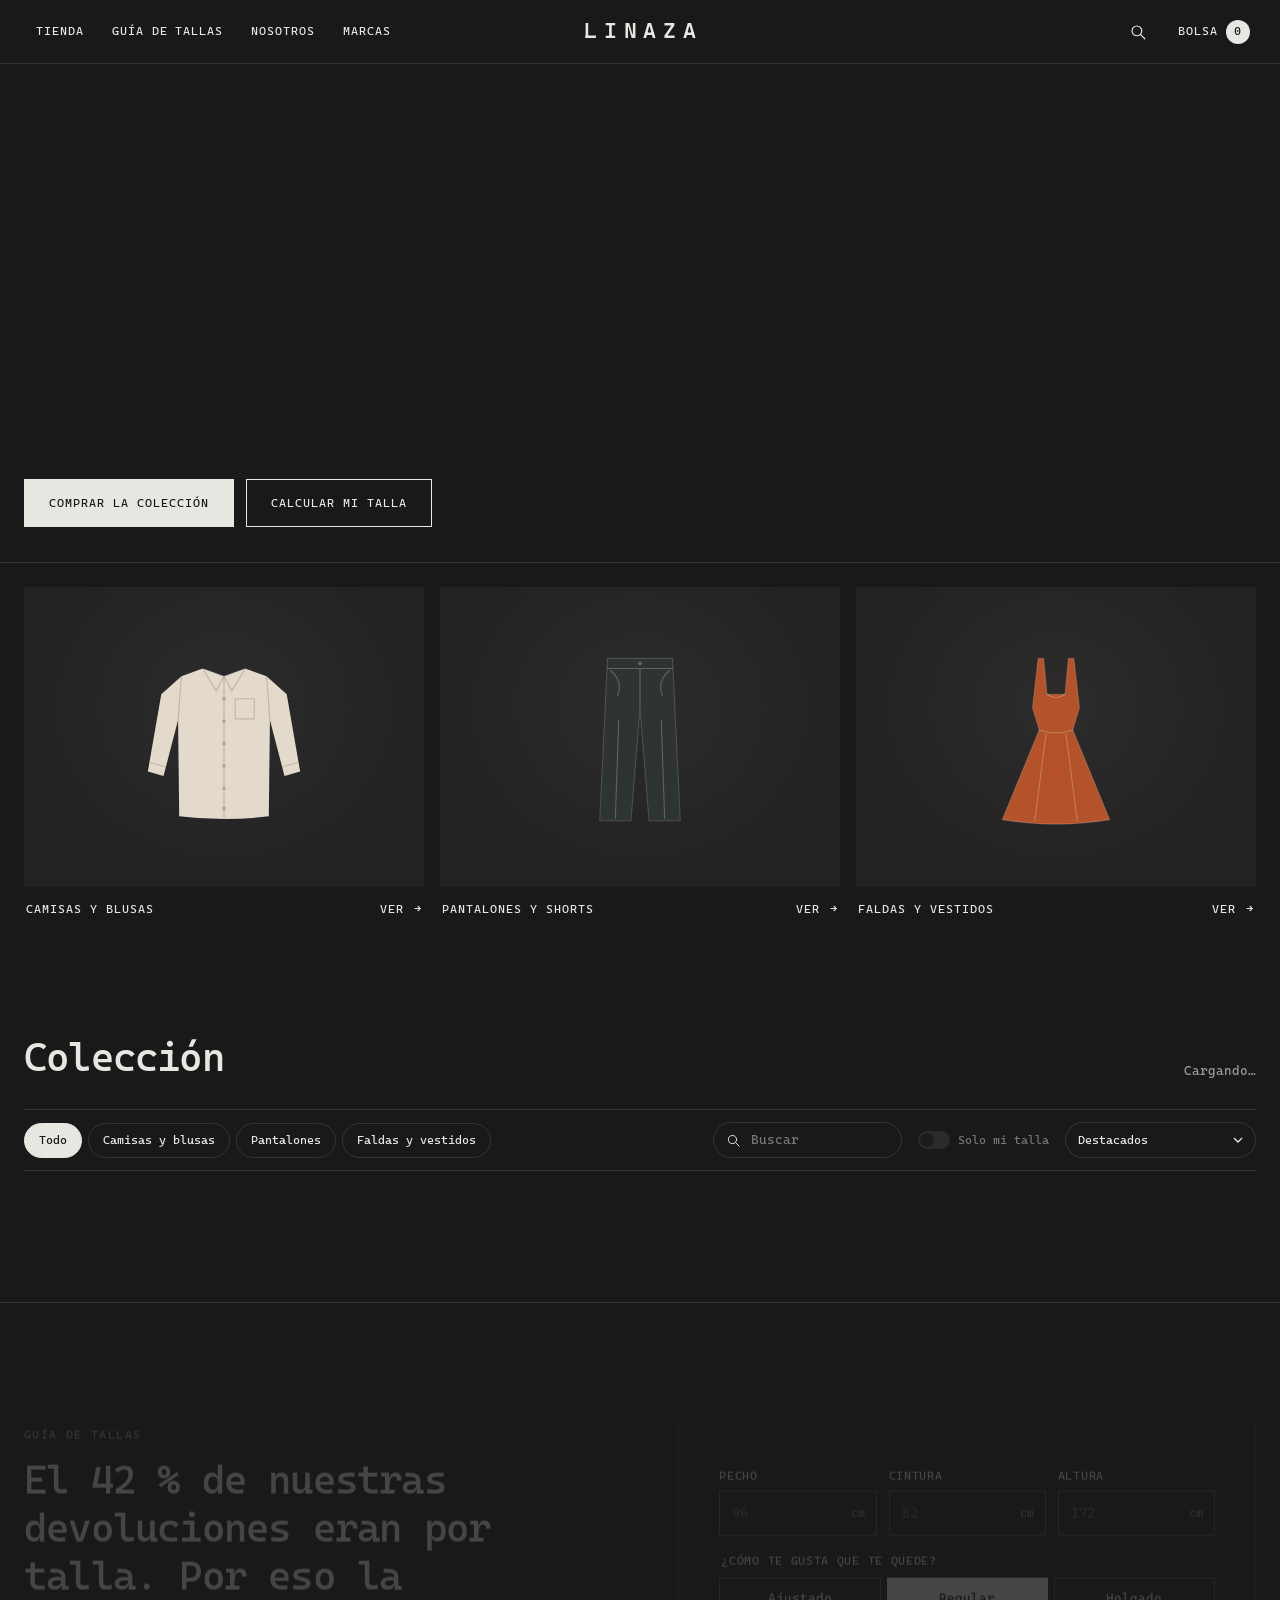
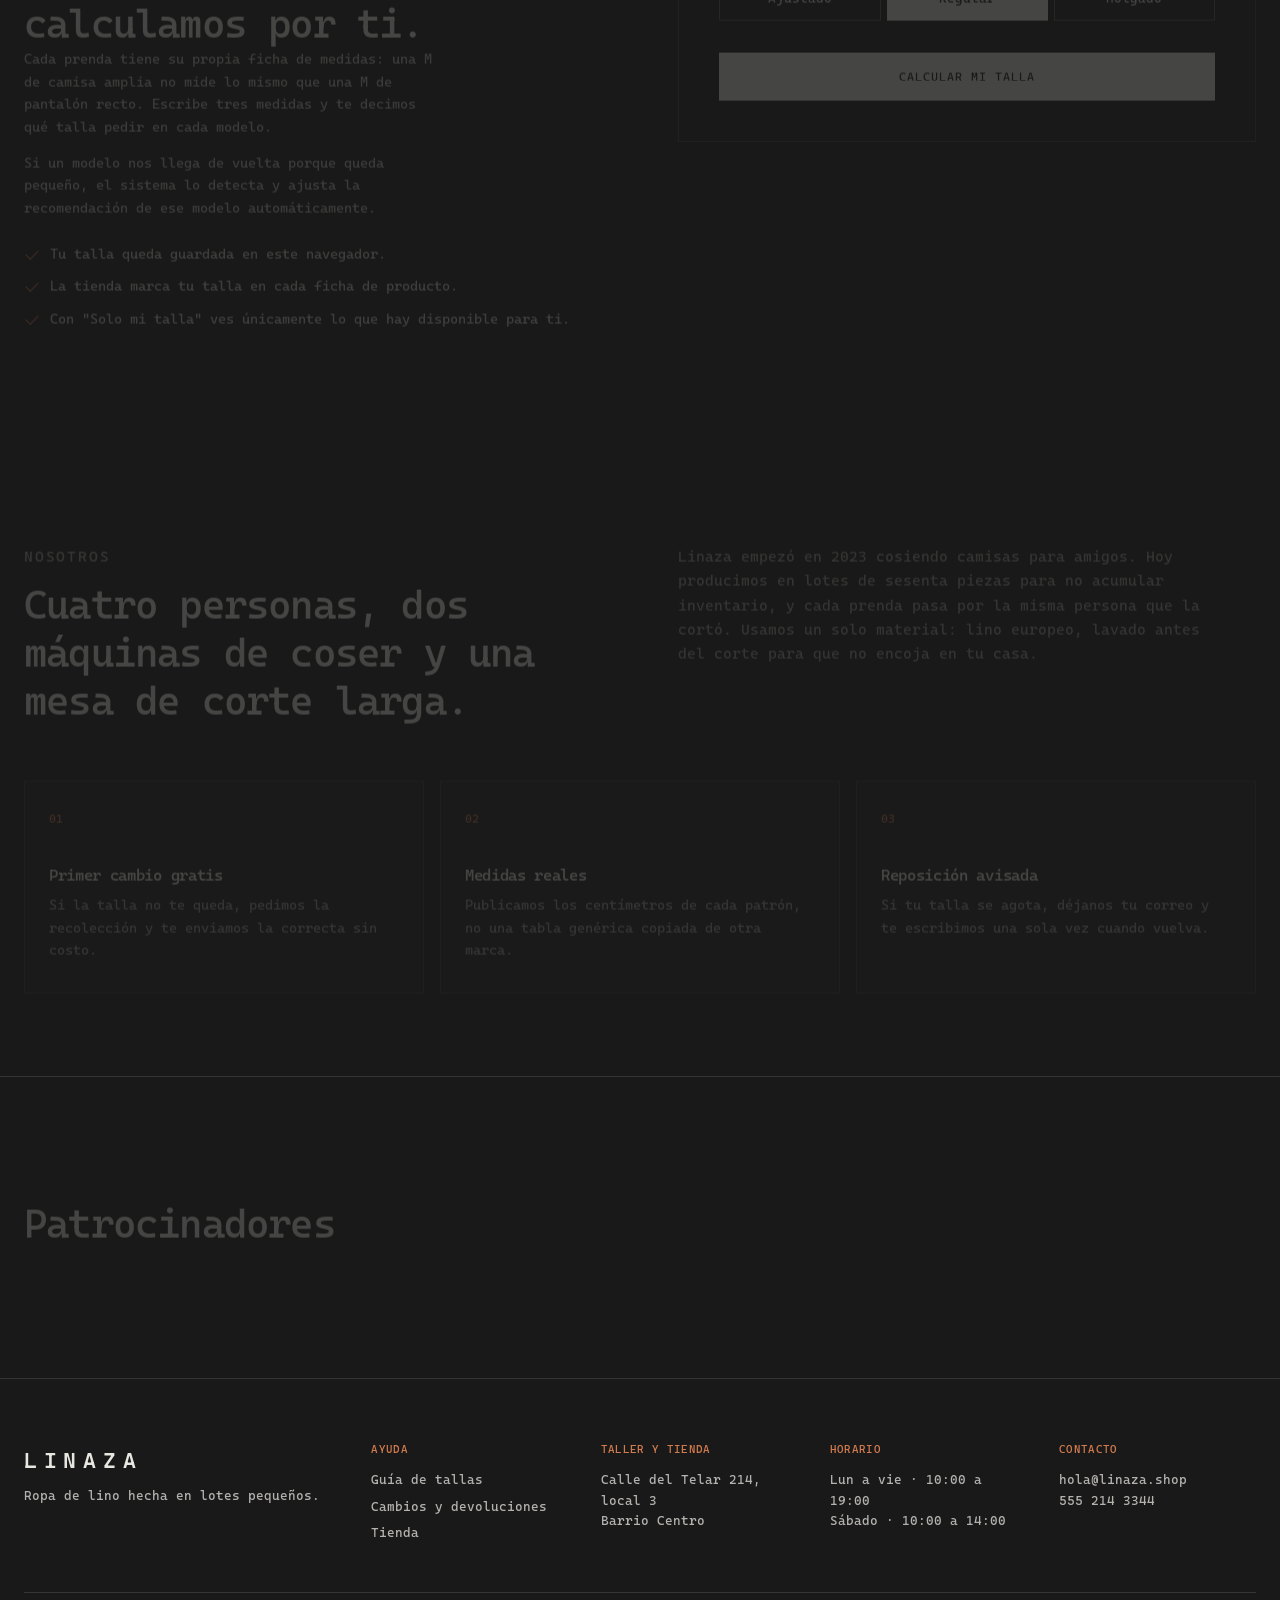
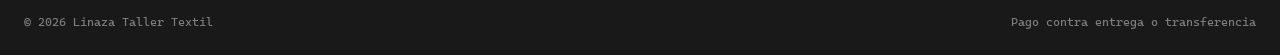
<file: Primera pagina/index.html>
<!DOCTYPE html>
<html lang="es">
<head>
  <meta charset="UTF-8">
  <meta name="viewport" content="width=device-width, initial-scale=1.0">
  <meta http-equiv="refresh" content="0; url=public/">
  <title>Linaza</title>
</head>
<body>
  <p><a href="public/">Ir a Linaza</a> · <a href="admin/">Panel de administración</a></p>
</body>
</html>
</file>
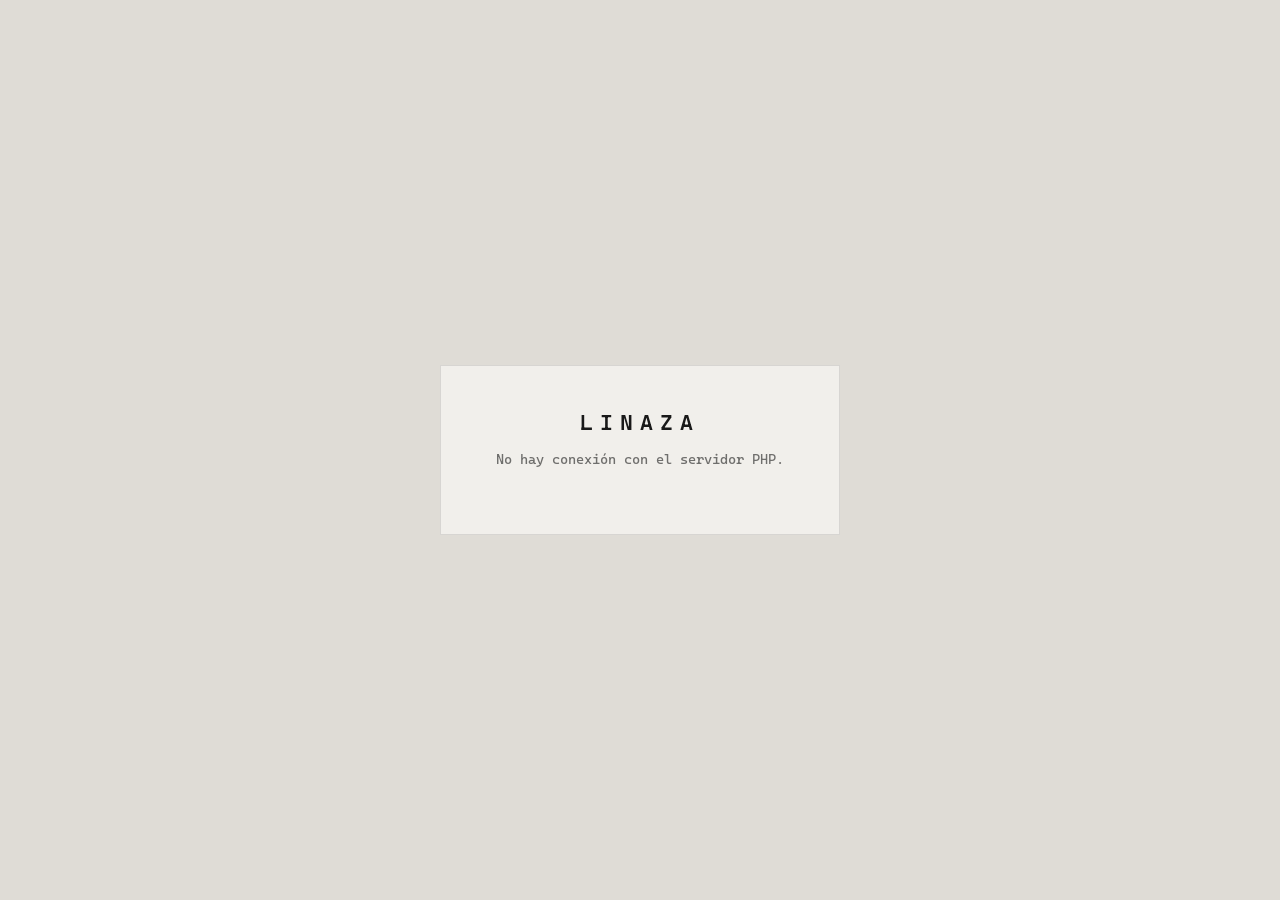
<file: Primera pagina/admin/index.html>
<!DOCTYPE html>
<html lang="es">
<head>
  <meta charset="UTF-8">
  <meta name="viewport" content="width=device-width, initial-scale=1.0">
  <meta name="robots" content="noindex, nofollow">
  <meta name="referrer" content="no-referrer">
  <title>Panel · Linaza</title>

  <link rel="preconnect" href="https://fonts.googleapis.com">
  <link rel="preconnect" href="https://fonts.gstatic.com" crossorigin>
  <link href="https://fonts.googleapis.com/css2?family=Cascadia+Code:wght@300..700&display=swap" rel="stylesheet">

  <link rel="stylesheet" href="../css/estilos.css">
</head>
<body class="pagina-admin">

  <div class="acceso" id="pantallaAcceso" hidden>
    <div class="acceso__caja">
      <span class="marca">LINAZA</span>
      <p id="accesoTexto">Panel de administración</p>
      <form id="formAcceso" novalidate>
        <div class="campo">
          <label for="usuario">Usuario</label>
          <input type="text" id="usuario" name="usuario" maxlength="30" autocomplete="username" required>
        </div>
        <div class="campo">
          <label for="clave">Contraseña</label>
          <input type="password" id="clave" name="clave" maxlength="200" autocomplete="current-password" required>
        </div>
        <div class="campo" id="campoClave2" hidden>
          <label for="clave2">Repite la contraseña</label>
          <input type="password" id="clave2" name="clave2" maxlength="200" autocomplete="new-password">
        </div>
        <p class="form__error" id="errorAcceso" role="alert"></p>
        <button class="boton" type="submit" id="botonAcceso">Entrar</button>
      </form>
    </div>
  </div>

  <div class="admin" id="panel" hidden>
    <aside class="lateral">
      <span class="marca">LINAZA</span>
      <p class="lateral__sub">Panel de la tienda</p>
      <nav class="lateral__nav" aria-label="Secciones del panel">
        <button type="button" data-vista="resumen" class="activo">Resumen</button>
        <button type="button" data-vista="productos">Productos</button>
        <button type="button" data-vista="pedidos">Pedidos <span class="contador" id="cPedidos" hidden></span></button>
        <button type="button" data-vista="avisos">Avisos <span class="contador" id="cAvisos" hidden></span></button>
        <button type="button" data-vista="devoluciones">Devoluciones</button>
        <button type="button" data-vista="patrocinadores">Patrocinadores</button>
        <button type="button" data-vista="automatizaciones">Automatizaciones</button>
      </nav>
      <div class="lateral__pie">
        <a href="../public/" target="_blank" rel="noopener">Ver tienda ↗</a>
        <button type="button" id="salir">Cerrar sesión</button>
      </div>
    </aside>

    <main class="escritorio">

      <section class="vista" id="vista-resumen" aria-labelledby="tResumen">
        <div class="escritorio__cab">
          <h1 id="tResumen">Resumen</h1>
          <span class="etiqueta" id="fechaHoy"></span>
        </div>
        <p class="nota-demo" id="notaDemo" hidden>
          Estás viendo pedidos, avisos y devoluciones de ejemplo. Bórralos en «Automatizaciones» cuando empieces a vender.
        </p>
        <div class="kpis" id="kpis"></div>
        <div class="paneles">
          <div class="panel">
            <div class="panel__cab"><h2>Ventas · últimos 14 días</h2><small id="totalSerie"></small></div>
            <canvas class="grafico" id="grafico" width="720" height="240" role="img" aria-label="Gráfico de ventas por día"></canvas>
          </div>
          <div class="panel">
            <h2>Más vendidos · 30 días</h2>
            <ol class="top" id="top"></ol>
          </div>
          <div class="panel panel--ancho">
            <div class="panel__cab"><h2>Alertas automáticas</h2><small id="nAlertas"></small></div>
            <ul class="alertas" id="alertas"></ul>
          </div>
        </div>
      </section>

      <section class="vista" id="vista-productos" aria-labelledby="tProductos" hidden>
        <div class="escritorio__cab">
          <h1 id="tProductos">Productos</h1>
          <button class="boton" type="button" id="nuevoProducto">Nuevo producto</button>
        </div>
        <div class="filtros-admin">
          <label class="buscador">
            <span class="visualmente-oculto">Buscar producto</span>
            <svg viewBox="0 0 24 24" aria-hidden="true"><circle cx="10.5" cy="10.5" r="6.5"/><path d="M15.5 15.5 21 21"/></svg>
            <input type="search" id="buscarProducto" placeholder="Buscar" maxlength="40">
          </label>
          <label class="selector">
            <span class="visualmente-oculto">Categoría</span>
            <select id="filtroCategoria"><option value="">Todas las categorías</option></select>
          </label>
        </div>
        <p class="etiqueta">Edita el stock directo en la tabla: se guarda al salir de la casilla.</p>
        <div class="tabla-envoltura">
          <table class="tabla">
            <thead>
              <tr><th>Producto</th><th>Precio</th><th>Stock por talla</th><th>Ventas 30 d</th><th>Estado</th><th><span class="visualmente-oculto">Acciones</span></th></tr>
            </thead>
            <tbody id="tablaProductos"></tbody>
          </table>
        </div>
      </section>

      <section class="vista" id="vista-pedidos" aria-labelledby="tPedidos" hidden>
        <div class="escritorio__cab">
          <h1 id="tPedidos">Pedidos</h1>
          <button class="boton boton--contorno" type="button" id="exportarPedidos">Exportar CSV</button>
        </div>
        <div class="filtros-admin chips" id="filtroPedidos" role="group" aria-label="Filtrar por estado"></div>
        <div class="tabla-envoltura">
          <table class="tabla">
            <thead>
              <tr><th>Pedido</th><th>Cliente</th><th>Productos</th><th class="num">Total</th><th>Pago</th><th>Estado</th></tr>
            </thead>
            <tbody id="tablaPedidos"></tbody>
          </table>
        </div>
      </section>

      <section class="vista" id="vista-avisos" aria-labelledby="tAvisos" hidden>
        <div class="escritorio__cab">
          <h1 id="tAvisos">Avisos de reposición</h1>
        </div>
        <div class="panel" id="panelListos">
          <div class="panel__cab"><h2>Listos para notificar</h2><small id="nListos"></small></div>
          <p class="etiqueta">Estas tallas ya tienen stock. Copia los correos y el mensaje, envíalo y márcalos como notificados.</p>
          <div class="filtros-admin">
            <button class="btn-mini" type="button" id="copiarCorreos">Copiar correos</button>
            <button class="btn-mini" type="button" id="copiarMensaje">Copiar mensaje</button>
            <button class="btn-mini" type="button" id="marcarNotificados">Marcar como notificados</button>
          </div>
        </div>
        <br>
        <div class="tabla-envoltura">
          <table class="tabla">
            <thead>
              <tr><th>Cliente</th><th>Prenda</th><th>Talla</th><th>Solicitado</th><th>Estado</th></tr>
            </thead>
            <tbody id="tablaAvisos"></tbody>
          </table>
        </div>
      </section>

      <section class="vista" id="vista-devoluciones" aria-labelledby="tDevoluciones" hidden>
        <div class="escritorio__cab">
          <h1 id="tDevoluciones">Devoluciones</h1>
        </div>
        <div class="paneles">
          <form class="panel formulario formulario--plano" id="formDevolucion" novalidate>
            <h2>Registrar devolución</h2>
            <div class="campo">
              <label for="dProducto">Producto</label>
              <select id="dProducto" name="producto_id" required></select>
            </div>
            <div class="campo-doble">
              <div class="campo">
                <label for="dTalla">Talla</label>
                <select id="dTalla" name="talla" required></select>
              </div>
              <div class="campo">
                <label for="dMotivo">Motivo</label>
                <select id="dMotivo" name="motivo" required>
                  <option value="pequena">Le quedó pequeño</option>
                  <option value="grande">Le quedó grande</option>
                  <option value="defecto">Defecto de la prenda</option>
                  <option value="otro">Otro motivo</option>
                </select>
              </div>
            </div>
            <div class="campo-doble">
              <div class="campo">
                <label for="dPedido">Pedido <small>(opcional)</small></label>
                <input type="text" id="dPedido" name="pedido" maxlength="12" placeholder="LNZ-1001">
              </div>
              <div class="campo">
                <label for="dNota">Nota <small>(opcional)</small></label>
                <input type="text" id="dNota" name="nota" maxlength="200">
              </div>
            </div>
            <label class="consentimiento">
              <input type="checkbox" name="reingresar" checked>
              <span>La prenda está en buen estado: sumarla al stock</span>
            </label>
            <p class="form__error" id="errorDevolucion" role="alert"></p>
            <button class="boton" type="submit">Registrar</button>
          </form>
          <div class="panel">
            <div class="panel__cab"><h2>Por producto</h2><small id="umbralTexto"></small></div>
            <p class="etiqueta">Cuando «pequeño» menos «grande» llega al umbral, la tienda cambia sola la talla que recomienda.</p>
            <div class="tabla-envoltura">
              <table class="tabla">
                <thead><tr><th>Producto</th><th>Motivos</th><th>Recomendación</th></tr></thead>
                <tbody id="tablaResumenDev"></tbody>
              </table>
            </div>
          </div>
        </div>
        <br>
        <div class="tabla-envoltura">
          <table class="tabla">
            <thead><tr><th>Fecha</th><th>Producto</th><th>Talla</th><th>Motivo</th><th>Pedido</th><th><span class="visualmente-oculto">Acciones</span></th></tr></thead>
            <tbody id="tablaDevoluciones"></tbody>
          </table>
        </div>
      </section>

      <section class="vista" id="vista-patrocinadores" aria-labelledby="tPatrocinadores" hidden>
        <div class="escritorio__cab">
          <h1 id="tPatrocinadores">Patrocinadores</h1>
        </div>
        <div class="paneles">
          <form class="panel formulario formulario--plano" id="formPatrocinador" novalidate>
            <h2>Agregar marca</h2>
            <div class="campo">
              <label for="mNombre">Nombre de la marca</label>
              <input type="text" id="mNombre" name="nombre" maxlength="40" required>
            </div>
            <div class="campo">
              <label for="mSimbolo">Símbolo del logo</label>
              <select id="mSimbolo" name="simbolo"></select>
            </div>
            <div class="campo">
              <label for="mUrl">Enlace <small>(opcional)</small></label>
              <input type="url" id="mUrl" name="url" maxlength="200" placeholder="https://">
            </div>
            <div class="campo">
              <span class="etiqueta">Vista previa</span>
              <div class="aliado aliado--vista" id="mVista"></div>
            </div>
            <p class="form__error" id="errorPatrocinador" role="alert"></p>
            <button class="boton" type="submit">Agregar al carrusel</button>
          </form>
          <div class="panel">
            <div class="panel__cab"><h2>En la tienda</h2><small id="nPatrocinadores"></small></div>
            <p class="etiqueta">El carrusel de la tienda muestra las marcas visibles en este orden.</p>
            <div class="tabla-envoltura">
              <table class="tabla">
                <thead><tr><th>Marca</th><th>Estado</th><th><span class="visualmente-oculto">Acciones</span></th></tr></thead>
                <tbody id="tablaPatrocinadores"></tbody>
              </table>
            </div>
          </div>
        </div>
      </section>

      <section class="vista" id="vista-automatizaciones" aria-labelledby="tAuto" hidden>
        <div class="escritorio__cab">
          <h1 id="tAuto">Automatizaciones</h1>
        </div>
        <form class="reglas" id="formConfig" novalidate>
          <div class="regla">
            <div><h3>Stock bajo</h3><p>Con esta cantidad o menos, la tienda muestra «últimas unidades» y el resumen te alerta.</p></div>
            <input type="number" name="umbral_stock" min="0" max="50" aria-label="Unidades para stock bajo">
          </div>
          <div class="regla">
            <div><h3>Etiqueta «Nuevo»</h3><p>Días que un producto recién creado lleva la etiqueta en la tienda. Se quita sola.</p></div>
            <input type="number" name="dias_nuevo" min="0" max="120" aria-label="Días de la etiqueta Nuevo">
          </div>
          <div class="regla">
            <div><h3>Envío gratis desde</h3><p>La bolsa muestra cuánto le falta al cliente y aplica el envío gratis al llegar a este monto.</p></div>
            <input type="number" name="envio_gratis_desde" min="0" max="10000" step="1" aria-label="Monto para envío gratis">
          </div>
          <div class="regla">
            <div><h3>Costo de envío</h3><p>Se cobra cuando el pedido no llega al monto de envío gratis.</p></div>
            <input type="number" name="costo_envio" min="0" max="500" step="0.5" aria-label="Costo de envío">
          </div>
          <div class="regla">
            <div><h3>Ajuste de talla por devoluciones</h3><p>Si un modelo acumula devoluciones por talla, la recomendación de la tienda sube o baja una talla para ese modelo.</p></div>
            <label class="interruptor">
              <input type="checkbox" name="ajuste_automatico">
              <span class="interruptor__pista"></span>
              <span>Activo</span>
            </label>
          </div>
          <div class="regla">
            <div><h3>Umbral de devoluciones</h3><p>Devoluciones netas («pequeño» menos «grande») necesarias para ajustar un modelo.</p></div>
            <input type="number" name="umbral_devoluciones" min="1" max="50" aria-label="Umbral de devoluciones">
          </div>
          <div class="regla">
            <div><h3>Aviso de reposición</h3><p>Te alerta cuando, al ritmo de ventas de los últimos 30 días, el stock de un modelo alcanza para menos de estos días.</p></div>
            <input type="number" name="dias_reposicion" min="1" max="120" aria-label="Días para alerta de reposición">
          </div>
          <div class="regla">
            <div><h3>Pedidos sin preparar</h3><p>Horas que un pedido puede quedar como «nuevo» antes de marcarse urgente.</p></div>
            <input type="number" name="horas_pedido_pendiente" min="1" max="720" aria-label="Horas para pedido pendiente">
          </div>
          <p class="form__error" id="errorConfig" role="alert"></p>
          <button class="boton" type="submit">Guardar cambios</button>
        </form>

        <br>
        <div class="panel">
          <h2>Siempre activas</h2>
          <ul class="lista-simple">
            <li>Una talla sin stock aparece agotada y cambia el botón de compra por «Avísame cuando vuelva».</li>
            <li>Al reponer una talla, los avisos pendientes de esa talla pasan a «listos para notificar».</li>
            <li>Cada pedido descuenta el stock; si lo cancelas, las unidades vuelven solas al inventario.</li>
            <li>Una devolución en buen estado se suma al stock de su talla.</li>
            <li>Las rebajas empiezan y terminan en las fechas que programes; el precio vuelve solo.</li>
            <li>El número de pedido y el SKU de cada prenda se generan automáticamente.</li>
          </ul>
        </div>

        <br>
        <div class="panel" id="panelDemo">
          <h2>Datos de ejemplo</h2>
          <p class="etiqueta">Borra los pedidos, avisos y devoluciones de ejemplo. Tus productos no se tocan.</p>
          <button class="btn-mini btn-mini--peligro" type="button" id="borrarDemo">Borrar datos de ejemplo</button>
        </div>
      </section>

    </main>
  </div>

  <dialog class="modal editor" id="dlgEditor" aria-labelledby="editorTitulo">
    <button class="modal__cerrar" type="button" data-cerrar aria-label="Cerrar">
      <svg viewBox="0 0 24 24" aria-hidden="true"><path d="M5 5l14 14M19 5 5 19"/></svg>
    </button>
    <form class="formulario" id="formProducto" novalidate>
      <h2 class="modal__titulo" id="editorTitulo">Nuevo producto</h2>
      <input type="hidden" name="id">

      <div class="editor__vista">
        <div class="miniatura" id="editorMiniatura"></div>
        <div class="campo">
          <label for="eImagen">Foto <small>(JPG, PNG o WEBP, máx. 3 MB)</small></label>
          <input type="file" id="eImagen" name="imagen" accept="image/jpeg,image/png,image/webp">
          <label class="consentimiento" id="quitarImagenFila" hidden>
            <input type="checkbox" name="quitar_imagen"><span>Quitar la foto y usar la ilustración</span>
          </label>
        </div>
      </div>

      <div class="campo">
        <label for="eNombre">Nombre</label>
        <input type="text" id="eNombre" name="nombre" maxlength="60" required>
      </div>
      <div class="campo-doble">
        <div class="campo">
          <label for="eCategoria">Categoría</label>
          <select id="eCategoria" name="categoria" required></select>
        </div>
        <div class="campo">
          <label for="eHolgura">Corte</label>
          <select id="eHolgura" name="holgura">
            <option value="0">Normal</option>
            <option value="-1">Amplio (recomienda una talla menos)</option>
          </select>
        </div>
      </div>
      <div class="campo">
        <label for="eDescripcion">Descripción</label>
        <textarea id="eDescripcion" name="descripcion" maxlength="240"></textarea>
      </div>
      <div class="campo-doble">
        <div class="campo">
          <label for="ePrecio">Precio</label>
          <input type="number" id="ePrecio" name="precio" min="1" max="10000" step="0.01" required>
        </div>
        <div class="campo">
          <label for="eColorNombre">Color</label>
          <div class="color-fila">
            <input type="text" id="eColorNombre" name="color_nombre" maxlength="30" placeholder="Arena">
            <input type="color" name="color_hex" value="#D6C6AA" aria-label="Tono del color">
          </div>
        </div>
      </div>

      <p class="separador">Stock por talla</p>
      <div class="editor__stock" id="editorStock"></div>

      <p class="separador">Rebaja programada <small>(opcional)</small></p>
      <div class="campo-triple">
        <div class="campo">
          <label for="eRebaja">Precio rebajado</label>
          <input type="number" id="eRebaja" name="rebaja_precio" min="0" max="10000" step="0.01">
        </div>
        <div class="campo">
          <label for="eInicio">Desde</label>
          <input type="date" id="eInicio" name="rebaja_inicio">
        </div>
        <div class="campo">
          <label for="eFin">Hasta</label>
          <input type="date" id="eFin" name="rebaja_fin">
        </div>
      </div>

      <label class="consentimiento">
        <input type="checkbox" name="activo" value="1" checked>
        <span>Visible en la tienda</span>
      </label>

      <p class="form__error" id="errorProducto" role="alert"></p>
      <button class="boton" type="submit" id="guardarProducto">Guardar producto</button>
      <button class="btn-mini btn-mini--peligro" type="button" id="eliminarProducto" hidden>Eliminar producto</button>
    </form>
  </dialog>

  <div class="toast" id="toast" role="status" aria-live="polite"></div>

  <script src="../js/prendas.js" defer></script>
  <script src="../js/admin.js" defer></script>
</body>
</html>
</file>
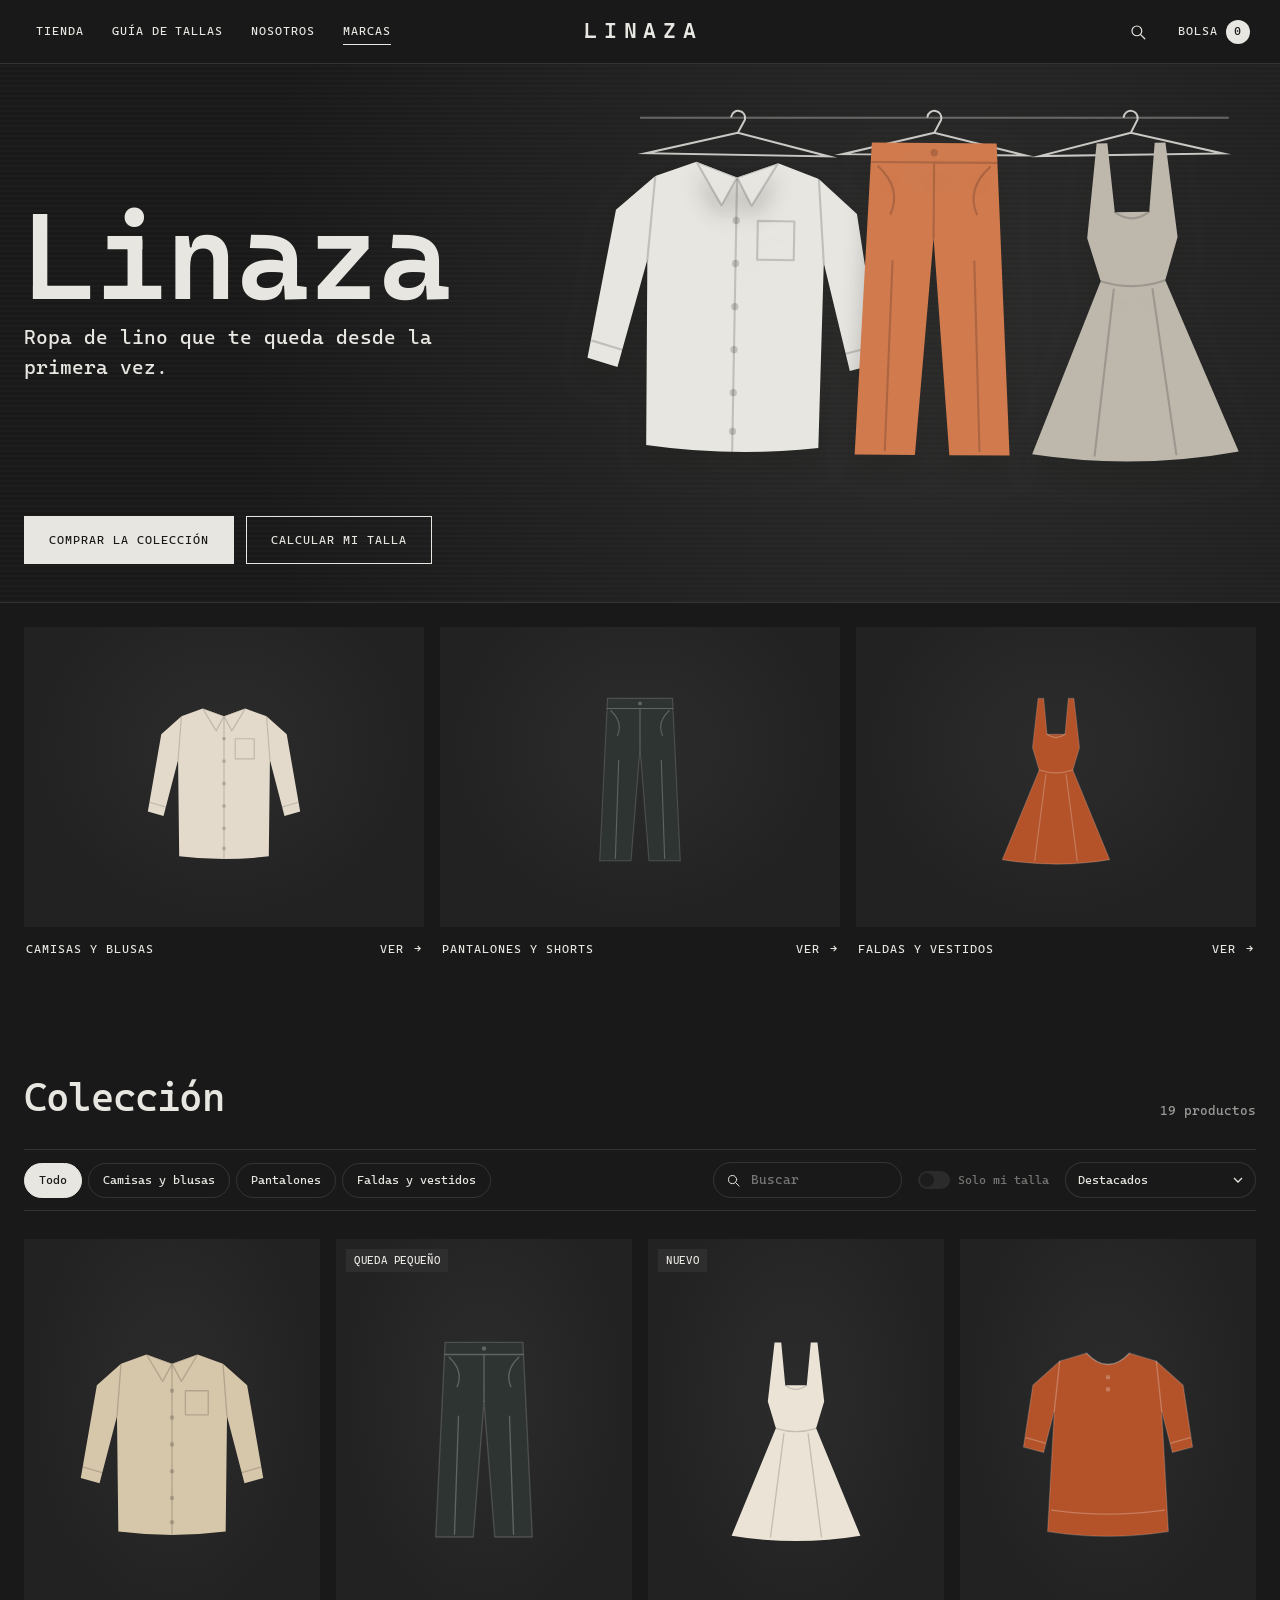
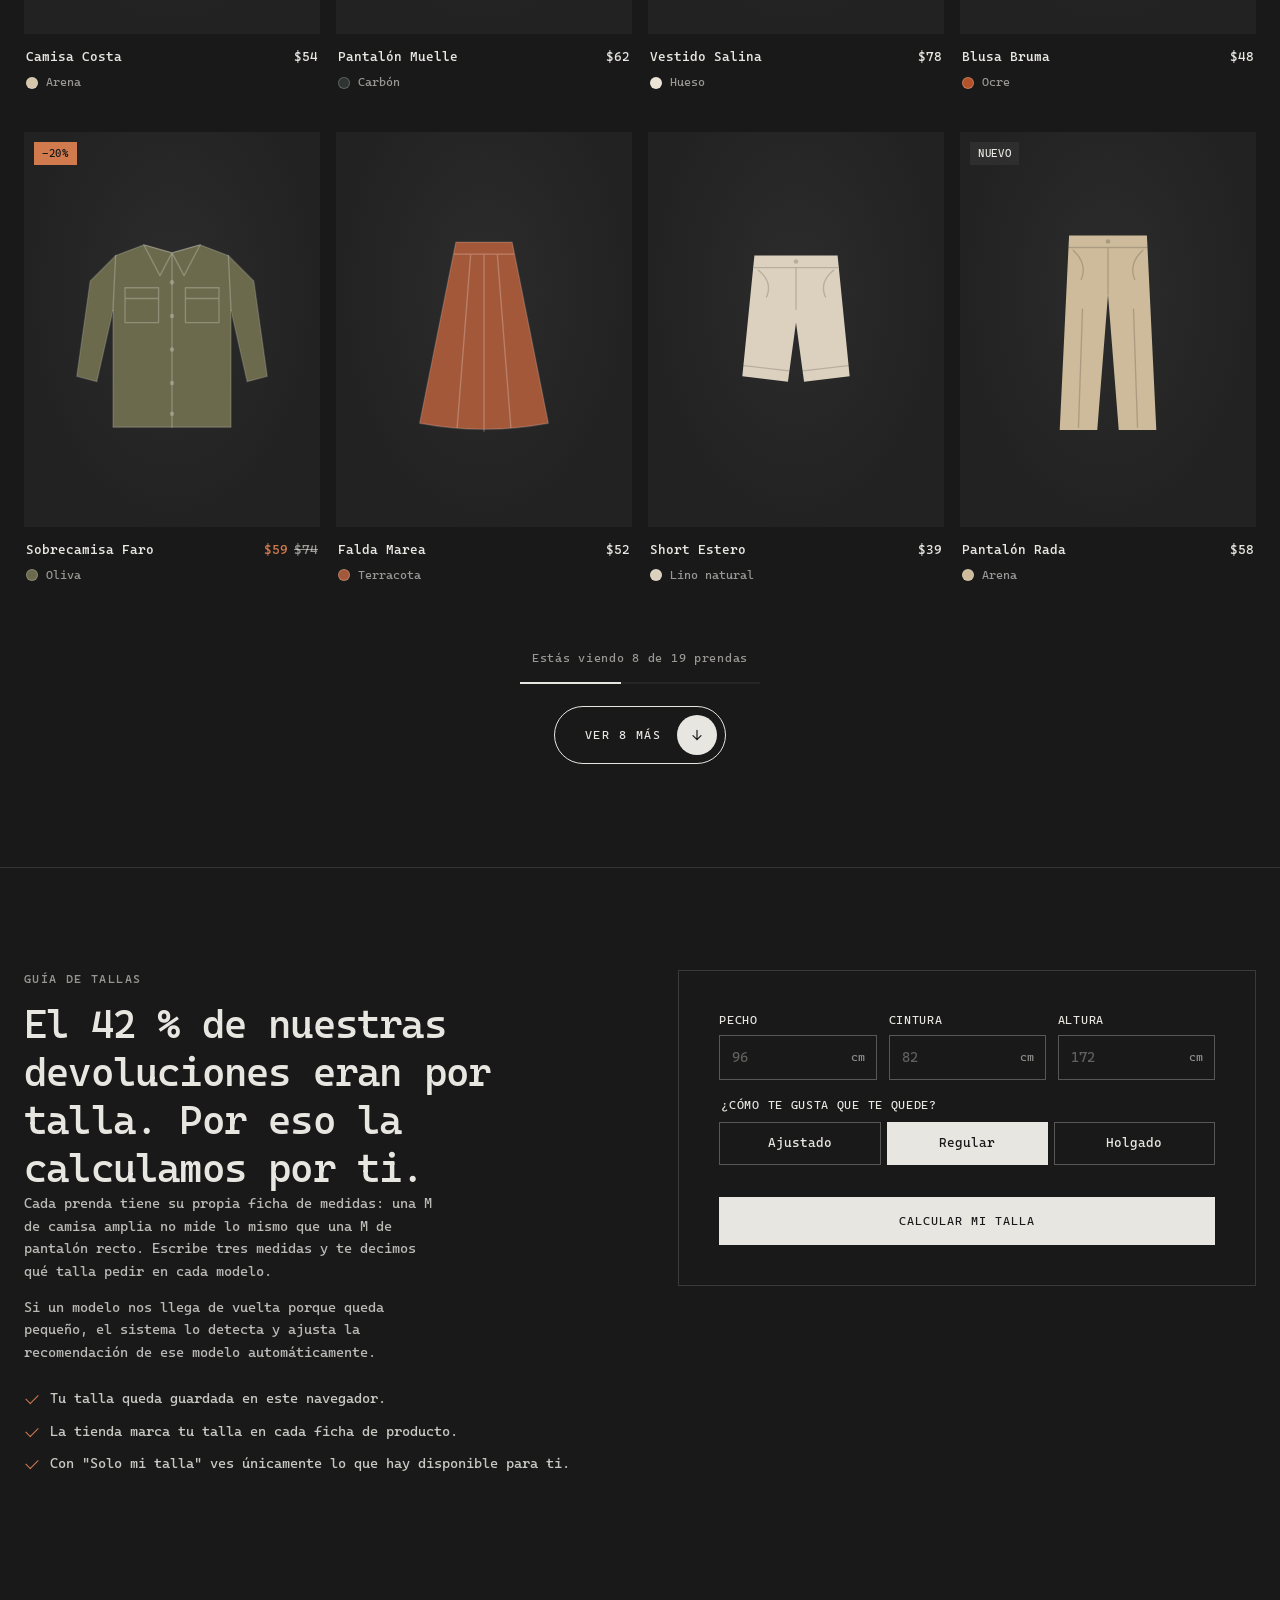
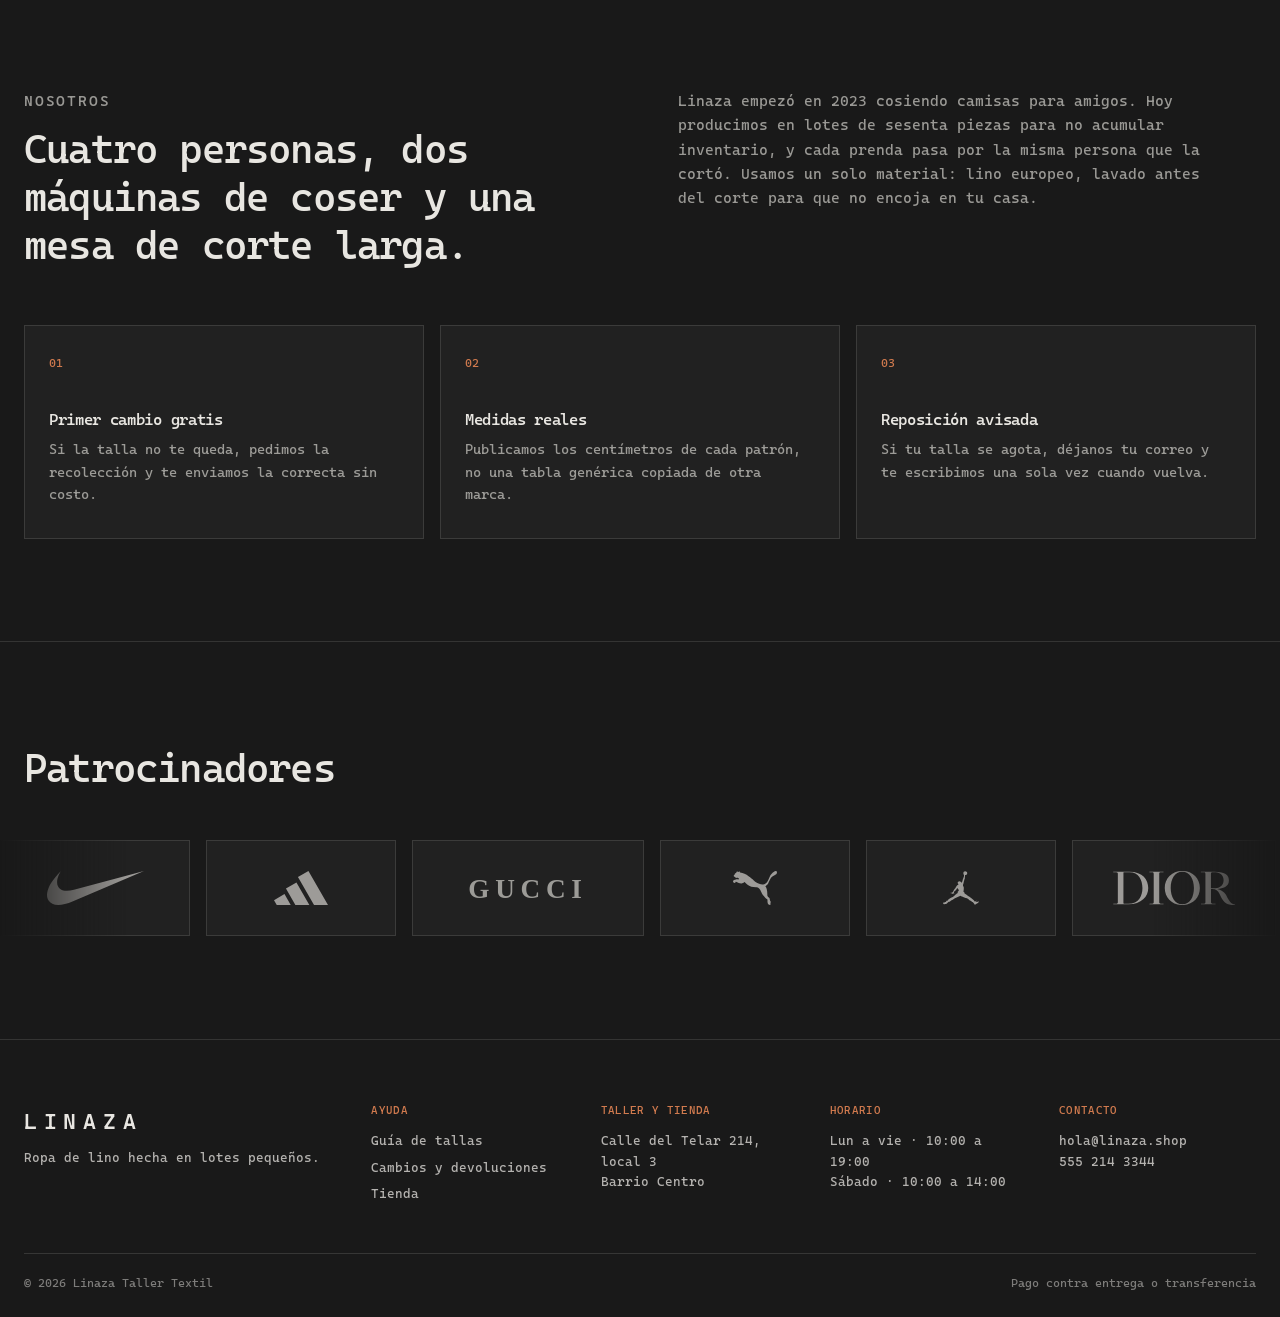
<file: Primera pagina/public/index.html>
<!DOCTYPE html>
<html lang="es">
<head>
  <meta charset="UTF-8">
  <meta name="viewport" content="width=device-width, initial-scale=1.0">
  <meta name="description" content="Linaza: ropa de lino con talla calculada para cada prenda. Camisas, pantalones, faldas y vestidos hechos en lotes pequeños.">
  <meta name="theme-color" content="#191919">
  <meta name="referrer" content="strict-origin-when-cross-origin">
  <title>Linaza · Ropa de lino</title>

  <link rel="preconnect" href="https://fonts.googleapis.com">
  <link rel="preconnect" href="https://fonts.gstatic.com" crossorigin>
  <link href="https://fonts.googleapis.com/css2?family=Cascadia+Code:wght@300..700&display=swap" rel="stylesheet">

  <link rel="stylesheet" href="../css/estilos.css">
</head>
<body class="pagina-linaza">

  <a class="saltar" href="#contenido">Saltar al contenido</a>

  <header class="encabezado" id="inicio">
    <nav class="barra" aria-label="Navegación principal">
      <button class="barra__toggle" type="button" aria-expanded="false" aria-controls="menu">
        <span class="barra__toggle-linea"></span>
        <span class="barra__toggle-linea"></span>
        <span class="visualmente-oculto">Abrir menú</span>
      </button>

      <ul class="menu" id="menu">
        <li><a href="#tienda">Tienda</a></li>
        <li><a href="#guia">Guía de tallas</a></li>
        <li><a href="#nosotros">Nosotros</a></li>
        <li><a href="#marcas">Marcas</a></li>
      </ul>

      <a class="marca" href="#inicio" aria-label="Linaza, inicio">LINAZA</a>

      <div class="barra__acciones">
        <button class="icono-btn" id="abrirBusqueda" type="button" aria-label="Buscar prendas">
          <svg viewBox="0 0 24 24" aria-hidden="true"><circle cx="10.5" cy="10.5" r="6.5"/><path d="M15.5 15.5 21 21"/></svg>
        </button>
        <button class="bolsa-btn" id="abrirBolsa" type="button" aria-haspopup="dialog">
          <span>Bolsa</span>
          <span class="bolsa-btn__num" id="bolsaNum">0</span>
        </button>
      </div>
    </nav>

    <div class="banner">
      <canvas id="bannerCanvas" width="1440" height="560"
        role="img" aria-label="Linaza. Ropa de lino que te queda desde la primera vez.">
        Linaza. Ropa de lino que te queda desde la primera vez.
      </canvas>
      <div class="banner__acciones">
        <a class="boton" href="#tienda">Comprar la colección</a>
        <a class="boton boton--contorno" href="#guia">Calcular mi talla</a>
      </div>
    </div>
  </header>

  <main id="contenido">

    <section class="categorias" aria-label="Categorías">
      <div class="contenedor categorias__rejilla">
        <button class="categoria revelar" type="button" data-grupo="superior">
          <span class="categoria__img" data-prenda="camisa" data-color="#E4DACB"></span>
          <span class="categoria__texto"><span>Camisas y blusas</span><span class="categoria__ver">Ver</span></span>
        </button>
        <button class="categoria revelar" type="button" data-grupo="inferior">
          <span class="categoria__img" data-prenda="pantalon" data-color="#2E3431"></span>
          <span class="categoria__texto"><span>Pantalones y shorts</span><span class="categoria__ver">Ver</span></span>
        </button>
        <button class="categoria revelar" type="button" data-grupo="vestidos">
          <span class="categoria__img" data-prenda="vestido" data-color="#B4532A"></span>
          <span class="categoria__texto"><span>Faldas y vestidos</span><span class="categoria__ver">Ver</span></span>
        </button>
      </div>
    </section>

    <section class="seccion" id="tienda">
      <div class="contenedor">
        <div class="tienda__cabecera">
          <h2 class="titulo">Colección</h2>
          <p class="tienda__conteo" id="conteo" aria-live="polite">Cargando…</p>
        </div>

        <div class="herramientas">
          <div class="chips" role="group" aria-label="Filtrar por categoría">
            <button class="chip activo" type="button" data-grupo="todo" aria-pressed="true">Todo</button>
            <button class="chip" type="button" data-grupo="superior" aria-pressed="false">Camisas y blusas</button>
            <button class="chip" type="button" data-grupo="inferior" aria-pressed="false">Pantalones</button>
            <button class="chip" type="button" data-grupo="vestidos" aria-pressed="false">Faldas y vestidos</button>
          </div>
          <div class="herramientas__derecha">
            <label class="buscador">
              <span class="visualmente-oculto">Buscar</span>
              <svg viewBox="0 0 24 24" aria-hidden="true"><circle cx="10.5" cy="10.5" r="6.5"/><path d="M15.5 15.5 21 21"/></svg>
              <input type="search" id="buscar" placeholder="Buscar" maxlength="40" autocomplete="off">
            </label>
            <label class="interruptor" id="interruptorTalla" title="Primero calcula tu talla en la guía">
              <input type="checkbox" id="soloMiTalla" disabled>
              <span class="interruptor__pista"></span>
              <span>Solo mi talla</span>
            </label>
            <label class="selector">
              <span class="visualmente-oculto">Ordenar por</span>
              <select id="orden">
                <option value="destacados">Destacados</option>
                <option value="nuevos">Novedades</option>
                <option value="precio-asc">Precio: menor a mayor</option>
                <option value="precio-desc">Precio: mayor a menor</option>
              </select>
            </label>
          </div>
        </div>

        <div class="productos" id="productos"></div>

        <div class="ver-mas" id="verMas" hidden>
          <p class="ver-mas__texto" id="verMasTexto" aria-live="polite"></p>
          <div class="ver-mas__barra" aria-hidden="true"><span id="verMasBarra"></span></div>
          <button class="boton-mas" type="button" id="botonVerMas">
            <span id="botonVerMasTexto">Ver más</span>
            <span class="boton-mas__icono" aria-hidden="true">
              <svg viewBox="0 0 24 24"><path d="M12 5v14M6 13l6 6 6-6"/></svg>
            </span>
          </button>
        </div>

        <div class="vacio" id="vacio" hidden>
          <p>No hay prendas con esos filtros.</p>
          <button class="boton boton--contorno" type="button" id="limpiarFiltros">Quitar filtros</button>
        </div>
      </div>
    </section>

    <section class="seccion seccion--oscura" id="guia">
      <div class="contenedor contenedor--dividido">
        <div class="guia__texto">
          <p class="etiqueta revelar">Guía de tallas</p>
          <h2 class="titulo revelar">El 42 % de nuestras devoluciones eran por talla. Por eso la calculamos por ti.</h2>
          <p class="revelar">
            Cada prenda tiene su propia ficha de medidas: una M de camisa amplia no mide lo mismo que una M
            de pantalón recto. Escribe tres medidas y te decimos qué talla pedir en cada modelo.
          </p>
          <p class="revelar">
            Si un modelo nos llega de vuelta porque queda pequeño, el sistema lo detecta y ajusta la
            recomendación de ese modelo automáticamente.
          </p>
          <ul class="lista-check revelar">
            <li>Tu talla queda guardada en este navegador.</li>
            <li>La tienda marca tu talla en cada ficha de producto.</li>
            <li>Con "Solo mi talla" ves únicamente lo que hay disponible para ti.</li>
          </ul>
        </div>

        <form class="asistente revelar" id="formTalla" novalidate>
          <div class="campo-triple">
            <div class="campo">
              <label for="pecho">Pecho</label>
              <div class="campo__unidad">
                <input type="number" id="pecho" name="pecho" min="70" max="140" step="1" inputmode="numeric" required placeholder="96">
                <span>cm</span>
              </div>
            </div>
            <div class="campo">
              <label for="cintura">Cintura</label>
              <div class="campo__unidad">
                <input type="number" id="cintura" name="cintura" min="55" max="130" step="1" inputmode="numeric" required placeholder="82">
                <span>cm</span>
              </div>
            </div>
            <div class="campo">
              <label for="altura">Altura</label>
              <div class="campo__unidad">
                <input type="number" id="altura" name="altura" min="140" max="210" step="1" inputmode="numeric" required placeholder="172">
                <span>cm</span>
              </div>
            </div>
          </div>

          <fieldset class="ajuste">
            <legend>¿Cómo te gusta que te quede?</legend>
            <label><input type="radio" name="ajuste" value="-1"><span>Ajustado</span></label>
            <label><input type="radio" name="ajuste" value="0" checked><span>Regular</span></label>
            <label><input type="radio" name="ajuste" value="1"><span>Holgado</span></label>
          </fieldset>

          <p class="form__error" id="errorTalla" role="alert"></p>
          <button class="boton" type="submit">Calcular mi talla</button>

          <div class="resultado" id="resultadoTalla" aria-live="polite" hidden>
            <div class="resultado__cab">
              <div>
                <p class="resultado__etiqueta">Tu talla base</p>
                <p class="resultado__talla" id="tallaGrande">M</p>
              </div>
              <p class="resultado__detalle" id="tallaDetalle"></p>
            </div>
            <ul class="resultado__prendas" id="tallaPrendas"></ul>
          </div>
        </form>
      </div>
    </section>

    <section class="seccion" id="nosotros">
      <div class="contenedor">
        <div class="contenedor--dividido nosotros__intro">
          <div>
            <p class="etiqueta revelar">Nosotros</p>
            <h2 class="titulo revelar">Cuatro personas, dos máquinas de coser y una mesa de corte larga.</h2>
          </div>
          <p class="revelar">
            Linaza empezó en 2023 cosiendo camisas para amigos. Hoy producimos en lotes de sesenta piezas
            para no acumular inventario, y cada prenda pasa por la misma persona que la cortó. Usamos un solo
            material: lino europeo, lavado antes del corte para que no encoja en tu casa.
          </p>
        </div>

        <div class="tarjetas">
          <article class="tarjeta revelar">
            <span class="tarjeta__num">01</span>
            <h3>Primer cambio gratis</h3>
            <p>Si la talla no te queda, pedimos la recolección y te enviamos la correcta sin costo.</p>
          </article>
          <article class="tarjeta revelar">
            <span class="tarjeta__num">02</span>
            <h3>Medidas reales</h3>
            <p>Publicamos los centímetros de cada patrón, no una tabla genérica copiada de otra marca.</p>
          </article>
          <article class="tarjeta revelar">
            <span class="tarjeta__num">03</span>
            <h3>Reposición avisada</h3>
            <p>Si tu talla se agota, déjanos tu correo y te escribimos una sola vez cuando vuelva.</p>
          </article>
        </div>
      </div>
    </section>

    <section class="seccion marcas" id="marcas" aria-labelledby="marcasTitulo">
      <div class="contenedor marcas__cab">
        <div>
          <h2 class="titulo revelar" id="marcasTitulo">Patrocinadores</h2>
        </div>
      </div>
      <div class="carrusel revelar" id="carrusel">
        <div class="carrusel__pista" id="carruselPista"></div>
      </div>
    </section>

  </main>

  <footer class="pie">
    <div class="contenedor pie__rejilla">
      <div class="pie__marca-bloque">
        <p class="pie__marca">LINAZA</p>
        <p>Ropa de lino hecha en lotes pequeños.</p>
      </div>
      <div>
        <h3>Ayuda</h3>
        <ul class="pie__lista">
          <li><a href="#guia">Guía de tallas</a></li>
          <li><a href="#nosotros">Cambios y devoluciones</a></li>
          <li><a href="#tienda">Tienda</a></li>
        </ul>
      </div>
      <div>
        <h3>Taller y tienda</h3>
        <address>Calle del Telar 214, local 3<br>Barrio Centro</address>
      </div>
      <div>
        <h3>Horario</h3>
        <p>Lun a vie · 10:00 a 19:00<br>Sábado · 10:00 a 14:00</p>
      </div>
      <div>
        <h3>Contacto</h3>
        <p><a href="mailto:hola@linaza.shop">hola@linaza.shop</a><br><a href="tel:+15552143344">555 214 3344</a></p>
      </div>
    </div>
    <div class="contenedor pie__legal">
      <p>© <span id="anio">2026</span> Linaza Taller Textil</p>
      <p>Pago contra entrega o transferencia</p>
    </div>
  </footer>

  <dialog class="modal" id="dlgProducto" aria-labelledby="fichaNombre">
    <button class="modal__cerrar" type="button" data-cerrar aria-label="Cerrar">
      <svg viewBox="0 0 24 24" aria-hidden="true"><path d="M5 5l14 14M19 5 5 19"/></svg>
    </button>
    <div class="ficha">
      <div class="ficha__media" id="fichaMedia"></div>
      <div class="ficha__info">
        <p class="etiqueta" id="fichaCategoria"></p>
        <h2 class="ficha__nombre" id="fichaNombre"></h2>
        <p class="ficha__precio" id="fichaPrecio"></p>
        <p class="ficha__color" id="fichaColor"></p>
        <p class="ficha__descripcion" id="fichaDescripcion"></p>

        <div class="ficha__tallas-cab">
          <span>Talla</span>
          <a href="#guia" data-ir-guia>Calcular mi talla</a>
        </div>
        <div class="tallas" id="fichaTallas" role="radiogroup" aria-label="Elige una talla"></div>
        <p class="ficha__recomendacion" id="fichaRecomendacion"></p>
        <p class="form__error" id="fichaError" role="alert"></p>

        <button class="boton" type="button" id="fichaAgregar">Añadir a la bolsa</button>
        <button class="boton boton--contorno" type="button" id="fichaAvisar" hidden>Avísame cuando vuelva</button>

        <ul class="ficha__notas">
          <li>Primer cambio de talla sin costo</li>
          <li>Lino lavado antes del corte: no encoge</li>
          <li>Pago contra entrega o transferencia</li>
        </ul>
      </div>
    </div>
  </dialog>

  <dialog class="modal modal--chico" id="dlgAviso" aria-labelledby="avisoTitulo">
    <button class="modal__cerrar" type="button" data-cerrar aria-label="Cerrar">
      <svg viewBox="0 0 24 24" aria-hidden="true"><path d="M5 5l14 14M19 5 5 19"/></svg>
    </button>
    <form class="formulario" id="formAviso" action="../api/avisos.php" method="post" novalidate>
      <p class="etiqueta">Aviso de reposición</p>
      <h2 class="modal__titulo" id="avisoTitulo">Te escribimos cuando vuelva</h2>
      <p class="formulario__resumen" id="avisoResumen"></p>

      <div class="campo">
        <label for="avisoNombre">Nombre</label>
        <input type="text" id="avisoNombre" name="nombre" maxlength="60" autocomplete="given-name" required>
      </div>
      <div class="campo">
        <label for="avisoCorreo">Correo electrónico</label>
        <input type="email" id="avisoCorreo" name="correo" maxlength="120" autocomplete="email" required>
      </div>

      <div class="trampa" aria-hidden="true">
        <label for="avisoWeb">No llenar</label>
        <input type="text" id="avisoWeb" name="sitio_web" tabindex="-1" autocomplete="off">
      </div>
      <input type="hidden" name="producto_id" id="avisoProducto">
      <input type="hidden" name="talla" id="avisoTalla">
      <input type="hidden" name="token" class="campo-token">

      <label class="consentimiento">
        <input type="checkbox" name="acepta" required>
        <span>Acepto que usen mi correo solo para este aviso.</span>
      </label>

      <p class="form__error" id="errorAviso" role="alert"></p>
      <button class="boton" type="submit" id="botonAviso">Quiero el aviso</button>
      <p class="form__ok" id="okAviso" role="status"></p>
    </form>
  </dialog>

  <dialog class="cajon" id="dlgBolsa" aria-labelledby="bolsaTitulo">
    <div class="cajon__cab">
      <h2 id="bolsaTitulo">Bolsa <span id="bolsaCuenta"></span></h2>
      <button class="modal__cerrar modal__cerrar--estatico" type="button" data-cerrar aria-label="Cerrar">
        <svg viewBox="0 0 24 24" aria-hidden="true"><path d="M5 5l14 14M19 5 5 19"/></svg>
      </button>
    </div>

    <div class="cajon__paso" id="pasoBolsa">
      <div class="envio-progreso" id="envioProgreso">
        <p id="envioTexto"></p>
        <div class="barra-progreso"><span id="envioBarra"></span></div>
      </div>
      <ul class="lineas" id="bolsaLineas"></ul>
      <div class="vacio vacio--bolsa" id="bolsaVacia">
        <p>Tu bolsa está vacía.</p>
        <button class="boton boton--contorno" type="button" data-cerrar-ir="#tienda">Ver la colección</button>
      </div>
      <div class="cajon__pie" id="bolsaPie">
        <dl class="totales">
          <div><dt>Subtotal</dt><dd id="bolsaSubtotal">$0</dd></div>
          <div><dt>Envío</dt><dd id="bolsaEnvio">—</dd></div>
          <div class="totales__total"><dt>Total</dt><dd id="bolsaTotal">$0</dd></div>
        </dl>
        <button class="boton" type="button" id="irPagar">Finalizar compra</button>
      </div>
    </div>

    <form class="cajon__paso formulario formulario--plano" id="pasoPago" novalidate hidden>
      <button class="enlace-volver" type="button" id="volverBolsa">← Volver a la bolsa</button>
      <p class="etiqueta">Datos de envío</p>

      <div class="campo">
        <label for="pNombre">Nombre completo</label>
        <input type="text" id="pNombre" name="nombre" maxlength="60" autocomplete="name" required>
      </div>
      <div class="campo-doble">
        <div class="campo">
          <label for="pCorreo">Correo</label>
          <input type="email" id="pCorreo" name="correo" maxlength="120" autocomplete="email" required>
        </div>
        <div class="campo">
          <label for="pTelefono">Teléfono</label>
          <input type="tel" id="pTelefono" name="telefono" maxlength="20" autocomplete="tel" required>
        </div>
      </div>
      <div class="campo">
        <label for="pDireccion">Dirección</label>
        <input type="text" id="pDireccion" name="direccion" maxlength="160" autocomplete="street-address" required>
      </div>
      <div class="campo">
        <label for="pCiudad">Ciudad</label>
        <input type="text" id="pCiudad" name="ciudad" maxlength="60" autocomplete="address-level2" required>
      </div>

      <fieldset class="pago">
        <legend>Forma de pago</legend>
        <label class="pago__opcion">
          <input type="radio" name="pago" value="contra_entrega" checked>
          <span><strong>Contra entrega</strong><small>Pagas en efectivo o tarjeta al recibir.</small></span>
        </label>
        <label class="pago__opcion">
          <input type="radio" name="pago" value="transferencia">
          <span><strong>Transferencia</strong><small>Te enviamos los datos bancarios por correo.</small></span>
        </label>
      </fieldset>

      <div class="campo">
        <label for="pNotas">Notas para la entrega <small>(opcional)</small></label>
        <input type="text" id="pNotas" name="notas" maxlength="200">
      </div>

      <div class="trampa" aria-hidden="true">
        <label for="pWeb">No llenar</label>
        <input type="text" id="pWeb" name="sitio_web" tabindex="-1" autocomplete="off">
      </div>

      <p class="form__error" id="errorPago" role="alert"></p>
      <button class="boton" type="submit" id="botonPagar">Confirmar pedido</button>
    </form>

    <div class="cajon__paso confirmacion" id="pasoListo" hidden>
      <svg class="confirmacion__icono" viewBox="0 0 48 48" aria-hidden="true"><circle cx="24" cy="24" r="22"/><path d="M14 25l7 7 13-15"/></svg>
      <h3>Pedido recibido</h3>
      <p id="listoTexto"></p>
      <button class="boton" type="button" data-cerrar>Seguir comprando</button>
    </div>
  </dialog>

  <div class="toast" id="toast" role="status" aria-live="polite"></div>

  <script src="../js/prendas.js" defer></script>
  <script src="../js/pagina1.js" defer></script>
</body>
</html>
</file>
<file: Primera pagina/css/estilos.css>
:root {
  --color-1: #191919;
  --color-2: #E8E6E1;
  --color-3: #B4532A;

  --fuente: "Cascadia Code", "Cascadia Mono", Consolas, "SFMono-Regular", Menlo, monospace;

  --ancho: 1320px;
  --radio: 4px;
  --tinta: #191919;
  --papel: #E8E6E1;
  --tinta-rgb: 25, 25, 25;
  --linea: rgba(25, 25, 25, 0.12);
  --suave: rgba(25, 25, 25, 0.6);
  --superficie: #F1EFEB;
  --media: #D9D6CF;
  --error: #A8321E;
  --exito: #2F6B45;
  --transicion: 0.3s cubic-bezier(0.22, 0.61, 0.36, 1);
  --sombra: 0 24px 48px -28px rgba(0, 0, 0, 0.45);
}

.pagina-linaza {
  --color-1: #191919;
  --color-2: #E8E6E1;
  --color-3: #D07A4E;

  --papel: var(--color-1);
  --tinta: var(--color-2);
  --tinta-rgb: 232, 230, 225;
  --linea: rgba(232, 230, 225, 0.13);
  --suave: rgba(232, 230, 225, 0.62);
  --superficie: #212121;
  --media: #262626;
  --error: #F08A73;
  --exito: #7CC99A;
  --sombra: 0 24px 48px -24px rgba(0, 0, 0, 0.85);
}

.pagina-admin {
  --color-1: #191919;
  --color-2: #E8E6E1;
  --color-3: #B4532A;

  --tinta: var(--color-1);
  --papel: var(--color-2);
  --tinta-rgb: 25, 25, 25;
  --linea: rgba(25, 25, 25, 0.12);
  --suave: rgba(25, 25, 25, 0.6);
}

.pagina-linaza .rapido { background: rgba(33, 33, 33, 0.96); }
.pagina-linaza .muestra { border-color: rgba(232, 230, 225, 0.25); }
.pagina-linaza .insignia { background: #2E2E2E; }
.pagina-linaza .insignia--rebaja { background: var(--color-3); color: var(--color-1); }
.pagina-linaza .insignia--agotado { background: var(--color-2); color: var(--color-1); }
.pagina-linaza .selector select {
  background-image: url("data:image/svg+xml,%3Csvg xmlns='http://www.w3.org/2000/svg' width='10' height='6'%3E%3Cpath d='M1 1l4 4 4-4' fill='none' stroke='%23E8E6E1' stroke-width='1.3'/%3E%3C/svg%3E");
}
.pagina-linaza .selector select option { background: #212121; color: var(--color-2); }
.pagina-linaza .seccion--oscura,
.pagina-linaza .pie { border-top: 1px solid var(--linea); }
.pagina-linaza .banner { border-bottom: 1px solid var(--linea); }
.pagina-linaza .producto__media,
.pagina-linaza .categoria__img,
.pagina-linaza .ficha__media { background: radial-gradient(ellipse at 50% 40%, #2C2C2C, #222222 70%); }

*,
*::before,
*::after { box-sizing: border-box; }

[hidden] { display: none !important; }

html { scroll-behavior: smooth; scroll-padding-top: 72px; }

body {
  margin: 0;
  background: var(--papel);
  color: var(--tinta);
  font-family: var(--fuente);
  font-size: 0.875rem;
  line-height: 1.6;
  -webkit-font-smoothing: antialiased;
}
body:has(dialog[open]) { overflow: hidden; }

h1, h2, h3 { font-weight: 500; line-height: 1.2; margin: 0 0 0.6em; letter-spacing: -0.02em; }
p { margin: 0 0 1em; }
a { color: inherit; }
img { max-width: 100%; display: block; }
button, input, select, textarea { font: inherit; color: inherit; }
svg { display: block; }

.contenedor { width: min(100% - 48px, var(--ancho)); margin-inline: auto; }

.visualmente-oculto {
  position: absolute; width: 1px; height: 1px; overflow: hidden;
  clip: rect(0 0 0 0); white-space: nowrap;
}

.saltar {
  position: absolute; left: 16px; top: -60px; z-index: 200;
  background: var(--tinta); color: var(--papel);
  padding: 10px 16px; text-decoration: none;
  transition: top var(--transicion);
}
.saltar:focus { top: 12px; }

:focus-visible { outline: 2px solid var(--color-3); outline-offset: 2px; }

.etiqueta {
  font-size: 0.72rem;
  font-weight: 500;
  letter-spacing: 0.12em;
  text-transform: uppercase;
  color: var(--suave);
  margin-bottom: 12px;
}
.titulo { font-size: clamp(1.6rem, 3.2vw, 2.5rem); max-width: 24ch; margin-bottom: 0; }

.encabezado { background: var(--papel); }

.barra {
  position: relative;
  z-index: 60;
  display: grid;
  grid-template-columns: 1fr auto 1fr;
  align-items: center;
  gap: 24px;
  height: 64px;
  padding: 0 max(24px, calc((100% - var(--ancho)) / 2));
  background: var(--papel);
  border-bottom: 1px solid var(--linea);
  transition: box-shadow var(--transicion);
}
.barra--fija {
  position: fixed; top: 0; left: 0; right: 0;
  box-shadow: 0 8px 24px -20px rgba(0, 0, 0, 0.5);
  animation: bajar 0.35s ease both;
}

.marca {
  justify-self: center;
  font-size: 1.35rem;
  font-weight: 600;
  letter-spacing: 0.32em;
  margin-right: -0.32em;
  text-decoration: none;
}

.menu { display: flex; gap: 4px; list-style: none; margin: 0; padding: 0; }
.menu a {
  position: relative;
  display: block;
  padding: 8px 12px;
  font-size: 0.75rem;
  letter-spacing: 0.08em;
  text-transform: uppercase;
  text-decoration: none;
}
.menu a::after {
  content: "";
  position: absolute; left: 12px; right: 12px; bottom: 4px;
  height: 1px; background: currentColor;
  transform: scaleX(0); transform-origin: right;
  transition: transform var(--transicion);
}
.menu a:hover::after,
.menu a.activo::after { transform: scaleX(1); transform-origin: left; }

.barra__acciones { justify-self: end; display: flex; align-items: center; gap: 6px; }

.icono-btn {
  display: grid; place-items: center;
  width: 40px; height: 40px;
  background: none; border: 0; cursor: pointer;
  border-radius: 50%;
  transition: background-color var(--transicion);
}
.icono-btn:hover { background: var(--media); }
.icono-btn svg,
.buscador svg,
.modal__cerrar svg { width: 18px; height: 18px; fill: none; stroke: currentColor; stroke-width: 1.6; stroke-linecap: round; }

.bolsa-btn {
  display: inline-flex; align-items: center; gap: 8px;
  height: 40px; padding: 0 6px 0 14px;
  background: none; border: 0; cursor: pointer;
  font-size: 0.75rem; letter-spacing: 0.08em; text-transform: uppercase;
}
.bolsa-btn__num {
  display: inline-grid; place-items: center;
  min-width: 24px; height: 24px; padding: 0 6px;
  border-radius: 12px;
  background: var(--tinta); color: var(--papel);
  font-size: 0.72rem;
  transition: transform 0.3s ease, background-color var(--transicion);
}
.bolsa-btn__num.salto { animation: salto 0.5s ease; background: var(--color-3); }

.barra__toggle { display: none; }

canvas {
  display: block;
  max-width: 100%;
  height: auto;
}

.banner { position: relative; background: var(--color-1); }
.banner canvas { width: 100%; }
.banner__acciones {
  position: absolute;
  left: max(24px, calc((100% - var(--ancho)) / 2));
  bottom: clamp(28px, 7%, 64px);
  display: flex; gap: 12px; flex-wrap: wrap;
}

.logo-canvas { width: 56px; height: 56px; flex-shrink: 0; margin-right: 12px; }

.seccion--con-fondo { position: relative; overflow: hidden; }
.seccion--con-fondo > canvas.fondo-canvas { position: absolute; inset: 0; width: 100%; height: 100%; z-index: 0; }
.seccion--con-fondo > .contenedor { position: relative; z-index: 1; }

.seccion { padding: clamp(64px, 8vw, 112px) 0; }
.seccion--oscura { background: var(--color-1); color: var(--color-2); }
.seccion--oscura .etiqueta { color: rgba(232, 230, 225, 0.6); }

.contenedor--dividido {
  display: grid;
  grid-template-columns: 1fr 1fr;
  gap: clamp(32px, 6vw, 96px);
  align-items: start;
}

.categorias { padding-top: 24px; }
.categorias__rejilla { display: grid; grid-template-columns: repeat(3, 1fr); gap: 16px; }
.categoria {
  display: block; padding: 0; text-align: left;
  background: none; border: 0; cursor: pointer;
}
.categoria__img {
  display: grid; place-items: center;
  aspect-ratio: 4 / 3;
  background: var(--media);
  overflow: hidden;
}
.categoria__img svg { width: 42%; height: auto; transition: transform 0.7s cubic-bezier(0.22, 0.61, 0.36, 1); }
.categoria:hover .categoria__img svg { transform: scale(1.08) rotate(-2deg); }
.categoria__texto {
  display: flex; justify-content: space-between; gap: 12px;
  padding: 12px 2px;
  font-size: 0.78rem; letter-spacing: 0.08em; text-transform: uppercase;
}
.categoria__ver { position: relative; padding-right: 18px; }
.categoria__ver::after {
  content: "→";
  position: absolute; right: 0;
  transition: transform var(--transicion);
}
.categoria:hover .categoria__ver::after { transform: translateX(4px); }

.tienda__cabecera {
  display: flex; justify-content: space-between; align-items: flex-end; gap: 24px;
  margin-bottom: 28px;
}
.tienda__conteo { margin: 0; color: var(--suave); font-size: 0.8rem; }

.herramientas {
  position: sticky; top: 64px; z-index: 20;
  display: flex; justify-content: space-between; align-items: center; gap: 16px; flex-wrap: wrap;
  padding: 12px 0;
  margin-bottom: 28px;
  background: var(--papel);
  border-top: 1px solid var(--linea);
  border-bottom: 1px solid var(--linea);
}
.herramientas__derecha { display: flex; align-items: center; gap: 16px; flex-wrap: wrap; }

.chips { display: flex; gap: 6px; flex-wrap: wrap; }
.chip {
  padding: 7px 14px;
  font-size: 0.75rem;
  background: transparent;
  border: 1px solid var(--linea);
  border-radius: 999px;
  cursor: pointer;
  transition: background-color var(--transicion), color var(--transicion), border-color var(--transicion);
}
.chip:hover { border-color: var(--tinta); }
.chip.activo { background: var(--tinta); color: var(--papel); border-color: var(--tinta); }

.buscador {
  display: flex; align-items: center; gap: 8px;
  padding: 0 12px;
  height: 36px;
  border: 1px solid var(--linea);
  border-radius: 999px;
  transition: border-color var(--transicion);
}
.buscador:focus-within { border-color: var(--tinta); }
.buscador svg { width: 15px; height: 15px; flex-shrink: 0; }
.buscador input { width: 140px; border: 0; background: none; outline: none; font-size: 0.8rem; }

.interruptor { display: inline-flex; align-items: center; gap: 8px; font-size: 0.78rem; cursor: pointer; user-select: none; }
.interruptor input { position: absolute; opacity: 0; pointer-events: none; }
.interruptor__pista {
  position: relative;
  width: 32px; height: 18px;
  border-radius: 9px;
  background: rgba(var(--tinta-rgb), 0.2);
  transition: background-color var(--transicion);
}
.interruptor__pista::after {
  content: "";
  position: absolute; left: 2px; top: 2px;
  width: 14px; height: 14px; border-radius: 50%;
  background: var(--superficie);
  transition: transform var(--transicion);
}
.interruptor input:checked + .interruptor__pista { background: var(--color-3); }
.interruptor input:checked + .interruptor__pista::after { transform: translateX(14px); }
.interruptor input:focus-visible + .interruptor__pista { outline: 2px solid var(--color-3); outline-offset: 2px; }
.interruptor input:disabled ~ span { opacity: 0.45; }
.interruptor:has(input:disabled) { cursor: not-allowed; }

.selector select {
  appearance: none;
  height: 36px;
  padding: 0 30px 0 12px;
  font-size: 0.78rem;
  background: transparent url("data:image/svg+xml,%3Csvg xmlns='http://www.w3.org/2000/svg' width='10' height='6'%3E%3Cpath d='M1 1l4 4 4-4' fill='none' stroke='%23191919' stroke-width='1.3'/%3E%3C/svg%3E") no-repeat right 12px center;
  border: 1px solid var(--linea);
  border-radius: 999px;
  cursor: pointer;
}

.productos {
  display: grid;
  grid-template-columns: repeat(4, 1fr);
  gap: 40px 16px;
}

.producto { position: relative; animation: aparecer 0.5s ease both; animation-delay: var(--retraso, 0s); }
.producto__marco { position: relative; }

.producto__media {
  position: relative;
  display: block;
  width: 100%;
  aspect-ratio: 3 / 4;
  padding: 0;
  overflow: hidden;
  background: var(--media);
  border: 0;
  cursor: pointer;
}
.producto__media svg,
.producto__media img {
  position: absolute; inset: 0;
  width: 100%; height: 100%;
  object-fit: cover;
  transition: transform 0.8s cubic-bezier(0.22, 0.61, 0.36, 1), opacity 0.4s ease;
}
.producto__media svg { padding: 14% 16%; }
.producto:hover .producto__media svg,
.producto:hover .producto__media img { transform: scale(1.06); }

.insignias { position: absolute; left: 10px; top: 10px; z-index: 2; display: flex; flex-direction: column; align-items: flex-start; gap: 4px; }
.insignia {
  padding: 3px 8px;
  font-size: 0.66rem;
  letter-spacing: 0.06em;
  text-transform: uppercase;
  background: var(--papel);
}
.insignia--rebaja { background: var(--color-3); color: var(--color-2); }
.insignia--agotado { background: var(--tinta); color: var(--papel); }

.rapido {
  position: absolute; left: 8px; right: 8px; bottom: 8px; z-index: 2;
  padding: 10px 10px 12px;
  background: rgba(241, 239, 235, 0.96);
  backdrop-filter: blur(6px);
  opacity: 0;
  transform: translateY(12px);
  transition: opacity var(--transicion), transform var(--transicion);
}
.producto:hover .rapido,
.producto:focus-within .rapido { opacity: 1; transform: none; }
.rapido__titulo { margin: 0 0 8px; font-size: 0.68rem; letter-spacing: 0.08em; text-transform: uppercase; color: var(--suave); }
.rapido__tallas { display: grid; grid-template-columns: repeat(6, 1fr); gap: 4px; }
.rapido__tallas button {
  height: 32px;
  font-size: 0.75rem;
  background: transparent;
  border: 1px solid var(--linea);
  cursor: pointer;
  transition: background-color 0.2s ease, color 0.2s ease, border-color 0.2s ease;
}
.rapido__tallas button:hover:not(:disabled) { background: var(--tinta); color: var(--papel); border-color: var(--tinta); }
.rapido__tallas button:disabled { color: rgba(var(--tinta-rgb), 0.3); text-decoration: line-through; cursor: not-allowed; }
.rapido__tallas button.recomendada { border-color: var(--color-3); color: var(--color-3); }

.producto__info { padding: 12px 2px 0; }
.producto__fila { display: flex; justify-content: space-between; gap: 12px; align-items: baseline; }
.producto__nombre { margin: 0; font-size: 0.82rem; font-weight: 500; }
.producto__nombre button { padding: 0; background: none; border: 0; cursor: pointer; text-align: left; }
.precio { font-size: 0.82rem; white-space: nowrap; }
.precio del { margin-left: 6px; color: var(--suave); }
.precio--rebaja { color: var(--color-3); }
.producto__color { display: flex; align-items: center; gap: 8px; margin: 6px 0 0; font-size: 0.75rem; color: var(--suave); }
.muestra { width: 12px; height: 12px; border-radius: 50%; border: 1px solid rgba(0, 0, 0, 0.15); flex-shrink: 0; }
.producto__talla-tuya { margin: 4px 0 0; font-size: 0.72rem; color: var(--color-3); }

.vacio { padding: 64px 0; text-align: center; color: var(--suave); }
.vacio .boton { width: auto; }

.ver-mas { display: grid; justify-items: center; gap: 14px; margin-top: 64px; }
.ver-mas__texto { margin: 0; font-size: 0.75rem; letter-spacing: 0.06em; color: var(--suave); }
.ver-mas__barra { width: min(240px, 70%); height: 2px; background: var(--media); overflow: hidden; }
.ver-mas__barra span { display: block; height: 100%; width: 0; background: var(--tinta); transition: width 0.7s cubic-bezier(0.22, 0.61, 0.36, 1); }

.boton-mas {
  position: relative;
  isolation: isolate;
  display: inline-flex; align-items: center; gap: 16px;
  margin-top: 8px;
  padding: 8px 8px 8px 30px;
  background: transparent;
  color: var(--tinta);
  border: 1px solid var(--tinta);
  border-radius: 999px;
  overflow: hidden;
  font-size: 0.78rem;
  letter-spacing: 0.12em;
  text-transform: uppercase;
  cursor: pointer;
  transition: color 0.45s ease, transform 0.2s ease;
}
.boton-mas::before {
  content: "";
  position: absolute; inset: 0; z-index: -1;
  background: var(--tinta);
  border-radius: inherit;
  transform: scaleX(0);
  transform-origin: left;
  transition: transform 0.55s cubic-bezier(0.22, 0.61, 0.36, 1);
}
.boton-mas:hover,
.boton-mas:focus-visible { color: var(--papel); }
.boton-mas:hover::before,
.boton-mas:focus-visible::before { transform: scaleX(1); }
.boton-mas:active { transform: scale(0.97); }
.boton-mas__icono {
  display: grid; place-items: center;
  width: 40px; height: 40px;
  border-radius: 50%;
  background: var(--tinta);
  color: var(--papel);
  transition: background-color 0.45s ease, transform 0.45s ease;
}
.boton-mas:hover .boton-mas__icono { background: var(--color-3); }
.boton-mas__icono svg { width: 16px; height: 16px; fill: none; stroke: currentColor; stroke-width: 1.8; stroke-linecap: round; stroke-linejoin: round; animation: flotar 1.8s ease-in-out infinite; }
.boton-mas.cargando .boton-mas__icono { animation: girar 0.5s ease; }

.marcas { overflow: hidden; border-top: 1px solid var(--linea); }
.marcas__cab {
  display: grid; grid-template-columns: 1.3fr 1fr; gap: 32px; align-items: end;
  margin-bottom: 48px;
}
.marcas__texto { margin: 0; color: var(--suave); max-width: 46ch; }

.carrusel {
  position: relative;
  -webkit-mask-image: linear-gradient(90deg, transparent, #000 10%, #000 90%, transparent);
  mask-image: linear-gradient(90deg, transparent, #000 10%, #000 90%, transparent);
}
.carrusel__pista { display: flex; width: max-content; animation: desfile var(--duracion, 40s) linear infinite; }
.carrusel:hover .carrusel__pista,
.carrusel:focus-within .carrusel__pista { animation-play-state: paused; }
.carrusel__grupo { display: flex; gap: 16px; padding-right: 16px; }

.aliado {
  display: flex; align-items: center; gap: 14px;
  height: 96px;
  padding: 0 36px;
  background: var(--superficie);
  border: 1px solid var(--linea);
  color: var(--suave);
  text-decoration: none;
  white-space: nowrap;
  transition: color 0.35s ease, border-color 0.35s ease, transform 0.35s ease, box-shadow 0.35s ease;
}
.aliado:hover,
.aliado:focus-visible { color: var(--tinta); border-color: var(--tinta); transform: translateY(-4px); box-shadow: var(--sombra); }
.aliado__simbolo { display: grid; place-items: center; width: 34px; height: 34px; transition: transform 0.6s cubic-bezier(0.22, 0.61, 0.36, 1), color 0.35s ease; }
.aliado__simbolo svg { width: 100%; height: 100%; }
.aliado:hover .aliado__simbolo { transform: rotate(90deg); color: var(--color-3); }
.aliado__nombre { font-size: 1rem; font-weight: 600; letter-spacing: -0.01em; }
#vista-patrocinadores .paneles { grid-template-columns: minmax(260px, 1fr) 1.6fr; }
#vista-patrocinadores .celda-producto { min-width: 0; }
.logo-tabla { width: 64px; flex-shrink: 0; }
.logo-tabla svg { max-width: 64px; }
.aliado--logo { min-width: 190px; justify-content: center; padding: 0 40px; }
.aliado__logo { display: grid; place-items: center; transition: transform 0.45s cubic-bezier(0.22, 0.61, 0.36, 1); }
.aliado__logo svg { display: block; max-width: 150px; height: auto; }
.aliado--logo:hover .aliado__logo { transform: scale(1.08); }
.aliado--vista { height: 72px; padding: 0 24px; color: var(--tinta); }
.tabla .aliado__simbolo { width: 28px; height: 28px; flex-shrink: 0; }

.guia__texto p { color: rgba(232, 230, 225, 0.78); max-width: 52ch; }

.lista-check { list-style: none; padding: 0; margin: 24px 0 0; }
.lista-check li { position: relative; padding-left: 26px; margin-bottom: 10px; color: rgba(232, 230, 225, 0.85); }
.lista-check li::before {
  content: "";
  position: absolute; left: 2px; top: 0.5em;
  width: 12px; height: 7px;
  border-left: 1.5px solid var(--color-3);
  border-bottom: 1.5px solid var(--color-3);
  transform: rotate(-45deg);
}

.nosotros__intro { margin-bottom: 56px; }
.nosotros__intro p { color: var(--suave); font-size: 0.95rem; max-width: 58ch; }

.tarjetas { display: grid; grid-template-columns: repeat(3, 1fr); gap: 16px; }
.tarjeta {
  padding: 28px 24px 32px;
  background: var(--superficie);
  border: 1px solid var(--linea);
  transition: transform var(--transicion), box-shadow var(--transicion), border-color var(--transicion);
}
.tarjeta:hover { transform: translateY(-4px); box-shadow: var(--sombra); border-color: transparent; }
.tarjeta__num { display: block; margin-bottom: 36px; font-size: 0.75rem; color: var(--color-3); }
.tarjeta h3 { font-size: 1rem; }
.tarjeta p { margin: 0; color: var(--suave); }

.boton {
  display: inline-flex; align-items: center; justify-content: center; gap: 10px;
  width: 100%;
  min-height: 48px;
  padding: 12px 24px;
  border: 1px solid var(--tinta);
  border-radius: 0;
  background: var(--tinta);
  color: var(--papel);
  font-size: 0.78rem;
  letter-spacing: 0.08em;
  text-transform: uppercase;
  text-decoration: none;
  cursor: pointer;
  transition: background-color var(--transicion), color var(--transicion), border-color var(--transicion), transform 0.15s ease;
}
.boton:hover { background: var(--color-3); border-color: var(--color-3); }
.boton:active { transform: scale(0.985); }
.boton:disabled { opacity: 0.55; cursor: wait; }
.boton--claro { background: var(--papel); color: var(--tinta); border-color: var(--papel); }
.boton--claro:hover { background: var(--tinta); color: var(--papel); border-color: var(--tinta); }
.boton--contorno { background: transparent; color: var(--tinta); }
.boton--contorno:hover { background: var(--tinta); color: var(--papel); border-color: var(--tinta); }
.boton--contorno-claro { background: transparent; color: var(--color-2); border-color: rgba(232, 230, 225, 0.7); }
.boton--contorno-claro:hover { background: var(--color-2); color: var(--color-1); border-color: var(--color-2); }
.banner__acciones .boton { width: auto; }

.enlace, .enlace-volver {
  padding: 0; background: none; border: 0; cursor: pointer;
  font-size: 0.78rem; text-decoration: underline; text-underline-offset: 3px;
}
.enlace-volver { justify-self: start; text-decoration: none; color: var(--suave); }
.enlace-volver:hover { color: var(--tinta); }

dialog { color: var(--tinta); }
dialog::backdrop { background: rgba(0, 0, 0, 0.62); backdrop-filter: blur(2px); }

.modal {
  width: min(100% - 32px, 1000px);
  max-height: calc(100vh - 48px);
  padding: 0;
  border: 0;
  background: var(--superficie);
  overflow: auto;
}
.modal[open] { animation: modal-entrar 0.35s cubic-bezier(0.22, 0.61, 0.36, 1); }
.modal[open]::backdrop { animation: fundido 0.3s ease; }
.modal--chico { width: min(100% - 32px, 460px); }

.modal__cerrar {
  position: absolute; right: 12px; top: 12px; z-index: 3;
  display: grid; place-items: center;
  width: 40px; height: 40px;
  background: var(--superficie);
  border: 0; border-radius: 50%;
  cursor: pointer;
  transition: transform var(--transicion), background-color var(--transicion);
}
.modal__cerrar:hover { transform: rotate(90deg); background: var(--media); }
.modal__cerrar--estatico { position: static; }
.modal__titulo { font-size: 1.3rem; }

.ficha { display: grid; grid-template-columns: 1.1fr 1fr; }
.ficha__media { position: relative; aspect-ratio: 3 / 4; background: var(--media); overflow: hidden; }
.ficha__media svg,
.ficha__media img { position: absolute; inset: 0; width: 100%; height: 100%; object-fit: cover; }
.ficha__media svg { padding: 12% 14%; animation: aparecer 0.6s ease both; }
.ficha__info { display: flex; flex-direction: column; gap: 4px; padding: 48px 40px 36px; }
.ficha__nombre { font-size: 1.5rem; margin-bottom: 4px; }
.ficha__precio { font-size: 1rem; margin-bottom: 10px; }
.ficha__color { display: flex; align-items: center; gap: 8px; color: var(--suave); font-size: 0.8rem; }
.ficha__descripcion { color: var(--suave); }
.ficha__tallas-cab { display: flex; justify-content: space-between; margin: 12px 0 8px; font-size: 0.75rem; text-transform: uppercase; letter-spacing: 0.08em; }
.ficha__tallas-cab a { text-transform: none; letter-spacing: 0; text-underline-offset: 3px; }

.tallas { display: grid; grid-template-columns: repeat(6, 1fr); gap: 6px; margin-bottom: 8px; }
.talla {
  position: relative;
  height: 44px;
  font-size: 0.82rem;
  background: transparent;
  border: 1px solid var(--linea);
  cursor: pointer;
  transition: border-color 0.2s ease, background-color 0.2s ease, color 0.2s ease;
}
.talla:hover { border-color: var(--tinta); }
.talla[aria-checked="true"] { background: var(--tinta); color: var(--papel); border-color: var(--tinta); }
.talla--agotada { color: rgba(var(--tinta-rgb), 0.4); background: repeating-linear-gradient(135deg, transparent 0 6px, rgba(var(--tinta-rgb), 0.05) 6px 7px); }
.talla--agotada[aria-checked="true"] { background: var(--media); color: var(--tinta); border-color: var(--tinta); }
.talla__marca {
  position: absolute; top: -7px; right: -5px;
  padding: 0 4px;
  font-size: 0.58rem;
  background: var(--color-3); color: var(--papel);
}
.ficha__recomendacion { min-height: 1.2em; margin: 0 0 8px; font-size: 0.78rem; color: var(--color-3); }
.ficha__info .boton + .boton { margin-top: 8px; }
.ficha__notas { list-style: none; margin: 20px 0 0; padding: 16px 0 0; border-top: 1px solid var(--linea); color: var(--suave); font-size: 0.75rem; }
.ficha__notas li { padding: 3px 0; }
.ficha__notas li::before { content: "— "; }

.cajon {
  position: fixed;
  inset: 0 0 0 auto;
  width: min(100%, 440px);
  height: 100%;
  max-height: none;
  margin: 0;
  padding: 0;
  border: 0;
  background: var(--superficie);
  display: none;
  flex-direction: column;
}
.cajon[open] { display: flex; animation: cajon-entrar 0.4s cubic-bezier(0.22, 0.61, 0.36, 1); }
.cajon[open]::backdrop { animation: fundido 0.3s ease; }
.cajon__cab {
  display: flex; justify-content: space-between; align-items: center;
  padding: 14px 16px 14px 24px;
  border-bottom: 1px solid var(--linea);
}
.cajon__cab h2 { margin: 0; font-size: 0.85rem; text-transform: uppercase; letter-spacing: 0.1em; }
.cajon__cab h2 span { color: var(--suave); }
.cajon__paso { flex: 1; display: flex; flex-direction: column; min-height: 0; overflow-y: auto; }
.cajon__paso[hidden] { display: none; }

.envio-progreso { padding: 16px 24px; border-bottom: 1px solid var(--linea); font-size: 0.78rem; }
.envio-progreso p { margin-bottom: 8px; }
.barra-progreso { height: 3px; background: var(--media); overflow: hidden; }
.barra-progreso span { display: block; height: 100%; width: 0; background: var(--color-3); transition: width 0.6s cubic-bezier(0.22, 0.61, 0.36, 1); }

.lineas { list-style: none; margin: 0; padding: 0 24px; flex: 1; }
.linea {
  display: grid;
  grid-template-columns: 76px 1fr auto;
  gap: 14px;
  padding: 18px 0;
  border-bottom: 1px solid var(--linea);
  animation: aparecer 0.35s ease both;
}
.linea__img { position: relative; aspect-ratio: 3 / 4; background: var(--media); overflow: hidden; }
.linea__img svg, .linea__img img { position: absolute; inset: 0; width: 100%; height: 100%; object-fit: cover; }
.linea__img svg { padding: 10%; }
.linea__nombre { margin: 0 0 2px; font-weight: 500; }
.linea__meta { margin: 0 0 10px; color: var(--suave); font-size: 0.75rem; }
.linea__aviso { margin: 0 0 8px; color: var(--error); font-size: 0.72rem; }
.cantidad { display: inline-flex; align-items: center; border: 1px solid var(--linea); }
.cantidad button { width: 30px; height: 30px; background: none; border: 0; cursor: pointer; }
.cantidad button:hover { background: var(--media); }
.cantidad span { min-width: 24px; text-align: center; font-size: 0.8rem; }
.linea__lado { display: flex; flex-direction: column; justify-content: space-between; align-items: flex-end; }
.linea__quitar { padding: 0; background: none; border: 0; cursor: pointer; font-size: 0.72rem; color: var(--suave); text-decoration: underline; text-underline-offset: 3px; }
.linea__quitar:hover { color: var(--error); }

.vacio--bolsa { flex: 1; display: flex; flex-direction: column; justify-content: center; align-items: center; padding: 48px 24px; }

.cajon__pie { padding: 18px 24px 24px; border-top: 1px solid var(--linea); background: var(--superficie); }
.totales { margin: 0 0 16px; }
.totales div { display: flex; justify-content: space-between; padding: 3px 0; color: var(--suave); }
.totales dt, .totales dd { margin: 0; }
.totales__total { padding-top: 10px !important; margin-top: 6px; border-top: 1px solid var(--linea); color: var(--tinta) !important; font-weight: 600; font-size: 0.95rem; }

.confirmacion { align-items: center; justify-content: center; text-align: center; padding: 48px 32px; gap: 8px; }
.confirmacion__icono { width: 56px; height: 56px; margin-bottom: 12px; fill: none; stroke: var(--exito); stroke-width: 2; stroke-linecap: round; stroke-linejoin: round; }
.confirmacion__icono path { stroke-dasharray: 40; stroke-dashoffset: 40; animation: trazar 0.6s 0.2s ease forwards; }
.confirmacion p { color: var(--suave); max-width: 34ch; }

.toast {
  position: fixed; left: 50%; bottom: 24px; z-index: 300;
  max-width: calc(100% - 32px);
  padding: 12px 18px;
  background: var(--tinta); color: var(--papel);
  font-size: 0.8rem;
  opacity: 0;
  transform: translate(-50%, 16px);
  pointer-events: none;
  transition: opacity var(--transicion), transform var(--transicion);
}
.toast.visible { opacity: 1; transform: translate(-50%, 0); }

.asistente, .formulario { display: grid; gap: 16px; }
.formulario { padding: 40px 32px 32px; }
.formulario--plano { padding: 20px 24px 24px; gap: 14px; }
.formulario__resumen { margin: -4px 0 4px; color: var(--suave); }

.asistente {
  padding: clamp(24px, 3.5vw, 40px);
  border: 1px solid rgba(232, 230, 225, 0.16);
}

.campo { display: grid; gap: 6px; }
.campo label, .ajuste legend, .pago legend { font-size: 0.72rem; letter-spacing: 0.06em; text-transform: uppercase; }
.campo label small { text-transform: none; letter-spacing: 0; color: var(--suave); }

.campo input, .campo select, .campo textarea {
  width: 100%;
  min-height: 44px;
  padding: 10px 12px;
  font-size: 0.875rem;
  background: var(--superficie);
  border: 1px solid rgba(var(--tinta-rgb), 0.2);
  border-radius: 0;
  transition: border-color var(--transicion), box-shadow var(--transicion);
}
.campo textarea { min-height: 90px; resize: vertical; }
.campo input:focus, .campo select:focus, .campo textarea:focus { outline: none; border-color: var(--tinta); box-shadow: 0 0 0 3px rgba(180, 83, 42, 0.18); }
.campo [aria-invalid="true"] { border-color: var(--error); }

.asistente .campo input { background: transparent; color: var(--color-2); border-color: rgba(232, 230, 225, 0.3); }
.asistente .campo input:focus { border-color: var(--color-2); }
.asistente .campo input::placeholder { color: rgba(232, 230, 225, 0.35); }

.campo__unidad { position: relative; }
.campo__unidad span { position: absolute; right: 12px; top: 50%; transform: translateY(-50%); font-size: 0.75rem; opacity: 0.55; pointer-events: none; }

.campo-doble { display: grid; grid-template-columns: 1fr 1fr; gap: 12px; }
.campo-triple { display: grid; grid-template-columns: repeat(3, 1fr); gap: 12px; }

.ajuste { border: 0; padding: 0; margin: 0; display: flex; flex-wrap: wrap; gap: 6px; }
.ajuste legend { margin-bottom: 8px; width: 100%; }
.ajuste label { cursor: pointer; flex: 1; }
.ajuste input { position: absolute; opacity: 0; pointer-events: none; }
.ajuste span {
  display: block; text-align: center;
  padding: 10px 12px;
  font-size: 0.8rem;
  border: 1px solid rgba(232, 230, 225, 0.3);
  transition: background-color var(--transicion), color var(--transicion), border-color var(--transicion);
}
.ajuste input:checked + span { background: var(--color-2); color: var(--color-1); border-color: var(--color-2); }
.ajuste input:focus-visible + span { outline: 2px solid var(--color-3); outline-offset: 2px; }

.pago { border: 0; padding: 0; margin: 0; display: grid; gap: 8px; }
.pago legend { margin-bottom: 8px; }
.pago__opcion { display: flex; gap: 12px; align-items: flex-start; padding: 12px 14px; border: 1px solid var(--linea); cursor: pointer; transition: border-color var(--transicion); }
.pago__opcion:has(input:checked) { border-color: var(--tinta); }
.pago__opcion input { margin-top: 3px; accent-color: var(--color-3); }
.pago__opcion strong { display: block; font-weight: 500; }
.pago__opcion small { color: var(--suave); }

.form__error { color: var(--error); font-size: 0.8rem; margin: 0; min-height: 1.2em; }
.seccion--oscura .form__error { color: #F0A58C; }
.form__ok { color: var(--exito); font-size: 0.8rem; margin: 0; min-height: 1.2em; }
.form__error:empty, .form__ok:empty { min-height: 0; }

.consentimiento { display: flex; gap: 10px; align-items: flex-start; font-size: 0.78rem; cursor: pointer; }
.consentimiento input { margin-top: 3px; accent-color: var(--color-3); }

.trampa { position: absolute; left: -9999px; width: 1px; height: 1px; overflow: hidden; }

.resultado { padding-top: 20px; border-top: 1px solid rgba(232, 230, 225, 0.16); animation: aparecer 0.5s ease both; }
.resultado__cab { display: flex; gap: 24px; align-items: center; margin-bottom: 16px; }
.resultado__etiqueta { margin: 0; font-size: 0.7rem; letter-spacing: 0.1em; text-transform: uppercase; opacity: 0.6; }
.resultado__talla { margin: 0; font-size: 3.4rem; line-height: 1; color: var(--color-3); font-weight: 600; }
.resultado__detalle { margin: 0; font-size: 0.8rem; opacity: 0.8; }
.resultado__prendas { list-style: none; padding: 0; margin: 0; display: grid; grid-template-columns: 1fr 1fr; gap: 0 20px; font-size: 0.8rem; }
.resultado__prendas li { display: flex; justify-content: space-between; gap: 8px; padding: 6px 0; border-bottom: 1px dashed rgba(232, 230, 225, 0.18); }
.resultado__prendas em { font-style: normal; color: var(--color-3); font-size: 0.7rem; }

.pie { background: var(--color-1); color: var(--color-2); padding: 64px 0 24px; font-size: 0.8rem; }
.pie__rejilla {
  display: grid;
  grid-template-columns: 1.6fr repeat(4, 1fr);
  gap: 32px;
  padding-bottom: 48px;
  border-bottom: 1px solid rgba(232, 230, 225, 0.14);
}
.pie h3 { font-size: 0.7rem; font-weight: 500; letter-spacing: 0.12em; text-transform: uppercase; color: var(--color-3); margin-bottom: 14px; }
.pie address { font-style: normal; }
.pie p, .pie address { color: rgba(232, 230, 225, 0.75); }
.pie a { text-decoration: none; border-bottom: 1px solid transparent; transition: border-color var(--transicion); }
.pie a:hover { border-color: var(--color-3); }
.pie__lista { list-style: none; margin: 0; padding: 0; display: grid; gap: 6px; color: rgba(232, 230, 225, 0.75); }
.pie__marca { font-size: 1.4rem; font-weight: 600; letter-spacing: 0.3em; color: var(--color-2) !important; margin-bottom: 8px; }
.pie__legal { display: flex; justify-content: space-between; gap: 16px; padding-top: 20px; font-size: 0.72rem; opacity: 0.65; }
.pie__legal p { margin: 0; }

.pagina-admin { background: #DFDCD6; }

.acceso { min-height: 100vh; display: grid; place-items: center; padding: 24px; }
.acceso__caja { width: min(100%, 400px); padding: 40px 32px; background: var(--superficie); border: 1px solid var(--linea); }
.acceso__caja .marca { display: block; text-align: center; margin: 0 0 8px; }
.acceso__caja > p { text-align: center; color: var(--suave); margin-bottom: 24px; }
.acceso__caja form { display: grid; gap: 14px; }

.admin { display: grid; grid-template-columns: 232px 1fr; min-height: 100vh; }
.admin[hidden] { display: none; }

.lateral {
  position: sticky; top: 0;
  height: 100vh;
  display: flex; flex-direction: column;
  padding: 24px 16px;
  background: var(--color-1); color: var(--color-2);
}
.lateral .marca { justify-self: start; display: block; margin: 0 0 4px 8px; font-size: 1.05rem; }
.lateral__sub { margin: 0 0 28px 8px; font-size: 0.7rem; color: rgba(232, 230, 225, 0.5); text-transform: uppercase; letter-spacing: 0.1em; }
.lateral__nav { display: grid; gap: 2px; }
.lateral__nav button {
  display: flex; justify-content: space-between; align-items: center;
  padding: 10px 12px;
  text-align: left;
  font-size: 0.8rem;
  background: none; border: 0; border-radius: var(--radio);
  color: rgba(232, 230, 225, 0.72);
  cursor: pointer;
  transition: background-color var(--transicion), color var(--transicion);
}
.lateral__nav button:hover { background: rgba(232, 230, 225, 0.06); color: var(--color-2); }
.lateral__nav button.activo { background: rgba(232, 230, 225, 0.1); color: var(--color-2); }
.lateral__nav .contador { min-width: 22px; padding: 1px 7px; border-radius: 10px; background: var(--color-3); color: var(--color-2); font-size: 0.68rem; text-align: center; }
.lateral__pie { margin-top: auto; display: grid; gap: 6px; }
.lateral__pie a, .lateral__pie button {
  padding: 8px 12px; font-size: 0.75rem; text-align: left;
  background: none; border: 0; color: rgba(232, 230, 225, 0.6); cursor: pointer; text-decoration: none;
}
.lateral__pie a:hover, .lateral__pie button:hover { color: var(--color-2); }

.escritorio { padding: 28px clamp(20px, 3vw, 40px) 64px; min-width: 0; }
.escritorio__cab { display: flex; justify-content: space-between; align-items: center; gap: 16px; margin-bottom: 24px; flex-wrap: wrap; }
.escritorio__cab h1 { margin: 0; font-size: 1.35rem; }
.escritorio__cab .boton { width: auto; }
.vista[hidden] { display: none; }
.vista { animation: aparecer 0.35s ease both; }

.kpis { display: grid; grid-template-columns: repeat(4, 1fr); gap: 12px; margin-bottom: 20px; }
.kpi { padding: 18px 20px; background: var(--superficie); border: 1px solid var(--linea); }
.kpi__etiqueta { margin: 0 0 10px; font-size: 0.7rem; color: var(--suave); text-transform: uppercase; letter-spacing: 0.08em; }
.kpi__valor { margin: 0; font-size: 1.6rem; font-weight: 600; letter-spacing: -0.02em; }
.kpi__nota { margin: 4px 0 0; font-size: 0.72rem; color: var(--suave); }

.paneles { display: grid; grid-template-columns: 1.4fr 1fr; gap: 12px; align-items: start; }
.panel { padding: 20px; background: var(--superficie); border: 1px solid var(--linea); min-width: 0; }
.panel h2 { font-size: 0.8rem; text-transform: uppercase; letter-spacing: 0.08em; margin-bottom: 16px; }
.panel__cab { display: flex; justify-content: space-between; align-items: baseline; gap: 12px; }
.panel__cab small { color: var(--suave); }
.panel--ancho { grid-column: 1 / -1; }

.grafico { width: 100%; }

.alertas { list-style: none; margin: 0; padding: 0; display: grid; gap: 8px; }
.alerta { display: grid; grid-template-columns: 8px 1fr auto; gap: 12px; align-items: center; padding: 10px 12px; border: 1px solid var(--linea); background: var(--superficie); font-size: 0.8rem; }
.alerta::before { content: ""; width: 8px; height: 8px; border-radius: 50%; background: var(--suave); }
.alerta--urgente::before { background: var(--error); }
.alerta--aviso::before { background: var(--color-3); }
.alerta--ok::before { background: var(--exito); }
.alerta small { display: block; color: var(--suave); font-size: 0.72rem; }
.alerta button { width: auto; min-height: 30px; padding: 4px 10px; font-size: 0.68rem; }

.tabla-envoltura { overflow-x: auto; background: var(--superficie); border: 1px solid var(--linea); }
.tabla { width: 100%; border-collapse: collapse; font-size: 0.8rem; }
.tabla th { padding: 12px 14px; text-align: left; font-weight: 500; font-size: 0.68rem; text-transform: uppercase; letter-spacing: 0.08em; color: var(--suave); border-bottom: 1px solid var(--linea); white-space: nowrap; }
.tabla td { padding: 12px 14px; border-bottom: 1px solid var(--linea); vertical-align: middle; }
.tabla tr:last-child td { border-bottom: 0; }
.tabla tbody tr { transition: background-color 0.2s ease; }
.tabla tbody tr:hover { background: var(--superficie); }
.tabla small { display: block; color: var(--suave); font-size: 0.72rem; }
.tabla .num { text-align: right; white-space: nowrap; }

.miniatura { position: relative; width: 44px; aspect-ratio: 3 / 4; background: var(--media); overflow: hidden; flex-shrink: 0; }
.miniatura svg, .miniatura img { position: absolute; inset: 0; width: 100%; height: 100%; object-fit: cover; }
.miniatura svg { padding: 8%; }
.celda-producto { display: flex; gap: 12px; align-items: center; min-width: 200px; }

.stock-fila { display: flex; gap: 4px; }
.stock-celda { display: grid; gap: 2px; text-align: center; font-size: 0.62rem; color: var(--suave); }
.stock-celda input {
  width: 42px; height: 32px; padding: 0;
  text-align: center; font-size: 0.8rem;
  background: var(--superficie); border: 1px solid var(--linea);
  -moz-appearance: textfield;
}
.stock-celda input::-webkit-inner-spin-button { display: none; }
.stock-celda input:focus { outline: none; border-color: var(--tinta); }
.stock-celda--bajo input { border-color: var(--color-3); background: #FBEFE8; }
.stock-celda--cero input { border-color: var(--error); background: #F9E6E2; }
.stock-celda.guardado input { animation: destello 0.8s ease; }

.estado { display: inline-block; padding: 3px 8px; font-size: 0.68rem; border-radius: 999px; background: var(--media); white-space: nowrap; }
.estado--nuevo, .estado--pendiente { background: #F6E3D8; color: #8A3A18; }
.estado--preparando, .estado--listo { background: #F3EBC9; color: #6B5A12; }
.estado--enviado { background: #DCE6EC; color: #274B60; }
.estado--entregado, .estado--notificado { background: #DDEBDF; color: #2F6B45; }
.estado--cancelado, .estado--inactivo { background: #E7E3DE; color: #6D6A64; }

.acciones-fila { display: flex; gap: 6px; justify-content: flex-end; }
.btn-mini {
  padding: 6px 10px; font-size: 0.7rem;
  background: var(--superficie); border: 1px solid var(--linea); cursor: pointer;
  transition: border-color 0.2s ease, color 0.2s ease;
  white-space: nowrap;
}
.btn-mini:hover { border-color: var(--tinta); }
.btn-mini--peligro:hover { border-color: var(--error); color: var(--error); }
.tabla select { padding: 6px 8px; font-size: 0.75rem; border: 1px solid var(--linea); background: var(--superficie); }

.filtros-admin { display: flex; gap: 8px; flex-wrap: wrap; margin-bottom: 14px; }

.editor { width: min(100%, 560px); }
.editor .formulario { padding: 32px 28px 28px; }
.editor__stock { display: grid; grid-template-columns: repeat(6, 1fr); gap: 8px; }
.editor__stock .campo input { text-align: center; }
.editor__vista { display: flex; gap: 14px; align-items: center; }
.editor__vista .miniatura { width: 72px; }
.color-fila { display: grid; grid-template-columns: 1fr 64px; gap: 8px; }
.color-fila input[type="color"] { padding: 4px; height: 44px; cursor: pointer; }
.separador { margin: 6px 0 0; padding-top: 14px; border-top: 1px solid var(--linea); font-size: 0.72rem; text-transform: uppercase; letter-spacing: 0.08em; color: var(--suave); }

.reglas { display: grid; gap: 12px; }
.regla { display: grid; grid-template-columns: 1fr auto; gap: 16px; align-items: center; padding: 16px 20px; background: var(--superficie); border: 1px solid var(--linea); }
.regla h3 { margin: 0 0 4px; font-size: 0.85rem; }
.regla p { margin: 0; color: var(--suave); font-size: 0.78rem; max-width: 70ch; }
.regla input[type="number"] { width: 80px; min-height: 36px; padding: 6px 8px; text-align: center; border: 1px solid var(--linea); background: var(--superficie); }
.regla .interruptor__pista { background: rgba(var(--tinta-rgb), 0.25); }

.chips-resumen { display: flex; flex-wrap: wrap; gap: 6px; }
.chip-dato { padding: 3px 8px; font-size: 0.7rem; background: var(--media); }
.chip-dato--alerta { background: #F6E3D8; color: #8A3A18; }

.top { list-style: none; counter-reset: top; margin: 0; padding: 0; }
.top li { counter-increment: top; display: grid; grid-template-columns: 24px 1fr auto; gap: 8px; padding: 9px 0; border-bottom: 1px solid var(--linea); font-size: 0.8rem; }
.top li::before { content: counter(top); color: var(--suave); }
.top li:last-child { border-bottom: 0; }
.lista-simple { margin: 0; padding-left: 18px; display: grid; gap: 6px; color: var(--suave); font-size: 0.8rem; }
.editor .modal__titulo { padding-right: 40px; }
.editor #eliminarProducto { justify-self: center; }

.nota-demo { padding: 12px 16px; margin-bottom: 16px; background: #F3EBC9; border: 1px solid #E4D69B; font-size: 0.78rem; }

.js .revelar {
  opacity: 0;
  transform: translateY(24px);
  transition: opacity 0.8s ease, transform 0.8s cubic-bezier(0.22, 0.61, 0.36, 1);
  transition-delay: var(--retraso, 0s);
}
.js .revelar.visible { opacity: 1; transform: none; }

@keyframes bajar { from { transform: translateY(-100%); } to { transform: none; } }
@keyframes aparecer { from { opacity: 0; transform: translateY(12px); } to { opacity: 1; transform: none; } }
@keyframes fundido { from { opacity: 0; } to { opacity: 1; } }
@keyframes modal-entrar { from { opacity: 0; transform: translateY(24px) scale(0.98); } to { opacity: 1; transform: none; } }
@keyframes cajon-entrar { from { transform: translateX(100%); } to { transform: none; } }
@keyframes salto { 0%, 100% { transform: scale(1); } 40% { transform: scale(1.35); } }
@keyframes trazar { to { stroke-dashoffset: 0; } }
@keyframes flotar { 0%, 100% { transform: translateY(-2px); } 50% { transform: translateY(3px); } }
@keyframes girar { from { transform: rotate(0); } to { transform: rotate(360deg); } }
@keyframes desfile { from { transform: translateX(0); } to { transform: translateX(-50%); } }
@keyframes destello { 0% { box-shadow: 0 0 0 0 rgba(47, 107, 69, 0.6); } 100% { box-shadow: 0 0 0 8px rgba(47, 107, 69, 0); } }

@media (prefers-reduced-motion: reduce) {
  html { scroll-behavior: auto; }
  *, *::before, *::after { animation-duration: 0.01ms !important; animation-iteration-count: 1 !important; transition-duration: 0.01ms !important; }
  .js .revelar { opacity: 1; transform: none; }
  .carrusel { -webkit-mask-image: none; mask-image: none; }
  .carrusel__pista { width: auto; justify-content: center; padding: 0 24px; }
  .carrusel__grupo { flex-wrap: wrap; justify-content: center; padding: 0; }
  .carrusel__grupo[aria-hidden="true"] { display: none; }
}

@media (max-width: 1100px) {
  .productos { grid-template-columns: repeat(3, 1fr); }
  .kpis { grid-template-columns: repeat(2, 1fr); }
  .paneles,
  #vista-patrocinadores .paneles { grid-template-columns: 1fr; }
}

@media (max-width: 900px) {
  .productos { grid-template-columns: repeat(2, 1fr); }
  .contenedor--dividido { grid-template-columns: 1fr; }
  .pie__rejilla { grid-template-columns: 1fr 1fr; }
  .pie__marca-bloque { grid-column: 1 / -1; }
  .ficha { grid-template-columns: 1fr; }
  .ficha__media { aspect-ratio: 4 / 3; }
  .ficha__info { padding: 28px 24px; }
  .herramientas { position: static; }

  .rapido { display: none; }

  .barra { grid-template-columns: auto 1fr auto; }
  .marca { justify-self: center; }
  .js .barra__toggle {
    display: inline-flex; flex-direction: column; justify-content: center; gap: 5px;
    width: 40px; height: 40px; padding: 0 10px;
    background: none; border: 0; cursor: pointer;
  }
  .barra__toggle-linea { display: block; height: 1.5px; width: 100%; background: currentColor; transition: transform var(--transicion); }
  .barra__toggle[aria-expanded="true"] .barra__toggle-linea:first-child { transform: translateY(3px) rotate(45deg); }
  .barra__toggle[aria-expanded="true"] .barra__toggle-linea:nth-child(2) { transform: translateY(-3.5px) rotate(-45deg); }
  .js .menu {
    position: absolute; top: 100%; left: 0; right: 0;
    flex-direction: column;
    padding: 8px 16px 16px;
    background: var(--papel);
    border-bottom: 1px solid var(--linea);
    opacity: 0; visibility: hidden; transform: translateY(-6px);
    transition: opacity var(--transicion), transform var(--transicion), visibility var(--transicion);
  }
  .js .menu.abierto { opacity: 1; visibility: visible; transform: none; }
  .js .menu a { padding: 14px 0; border-bottom: 1px solid var(--linea); }
  .js .menu a::after { display: none; }

  .admin { grid-template-columns: 1fr; }
  .lateral { position: static; height: auto; padding: 16px; }
  .lateral__sub { margin-bottom: 12px; }
  .lateral__nav { grid-template-columns: repeat(3, 1fr); }
  .lateral__pie { grid-auto-flow: column; justify-content: start; margin-top: 12px; }
}

@media (max-width: 639px) {
  .contenedor { width: calc(100% - 32px); }
  .barra { padding: 0 8px; gap: 8px; }
  .marca { font-size: 1.1rem; letter-spacing: 0.24em; margin-right: -0.24em; }
  .bolsa-btn > span:first-child { display: none; }

  .menu { flex-direction: column; width: 100%; }

  .banner__acciones { position: static; padding: 0 16px 24px; }
  .banner__acciones .boton { flex: 1; }

  .categorias__rejilla,
  .productos,
  .tarjetas,
  .pie__rejilla,
  .campo-doble,
  .campo-triple,
  .resultado__prendas,
  .kpis,
  .lateral__nav { grid-template-columns: 1fr; }

  .categoria__img { aspect-ratio: 16 / 9; }
  .categoria__img svg { width: 26%; }
  .tienda__cabecera { flex-direction: column; align-items: flex-start; gap: 4px; }
  .herramientas, .herramientas__derecha { flex-direction: column; align-items: stretch; }
  .buscador input { width: 100%; }
  .chips { overflow-x: auto; flex-wrap: nowrap; padding-bottom: 2px; }
  .chip { flex-shrink: 0; }

  .modal { width: 100%; max-height: 100%; height: 100%; max-width: none; margin: 0; }
  .cajon { width: 100%; }
  .pie__legal { flex-direction: column; }
  .marcas__cab { grid-template-columns: 1fr; gap: 12px; margin-bottom: 32px; }
  .aliado { height: 76px; padding: 0 24px; }
  .editor__stock { grid-template-columns: repeat(3, 1fr); }
  .escritorio__cab .boton { width: 100%; }
  .regla { grid-template-columns: 1fr; }
}
</file>
